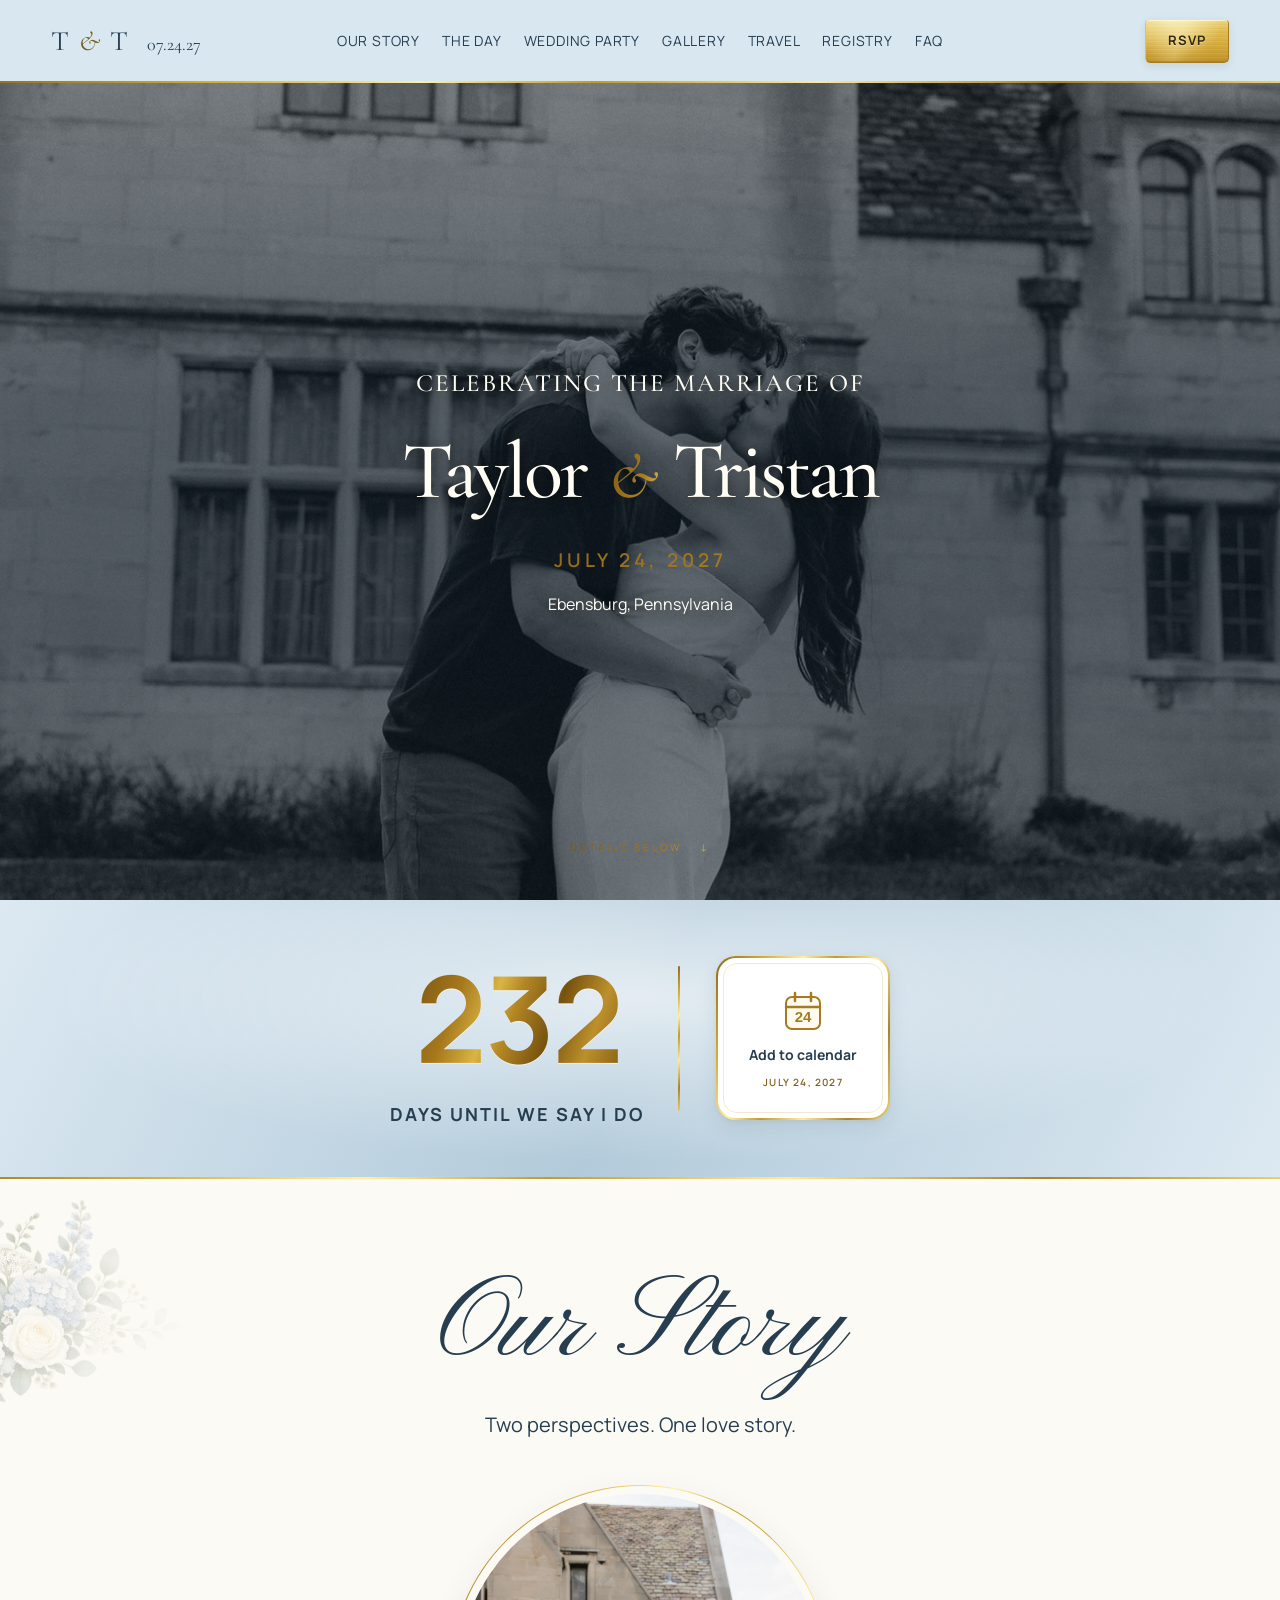
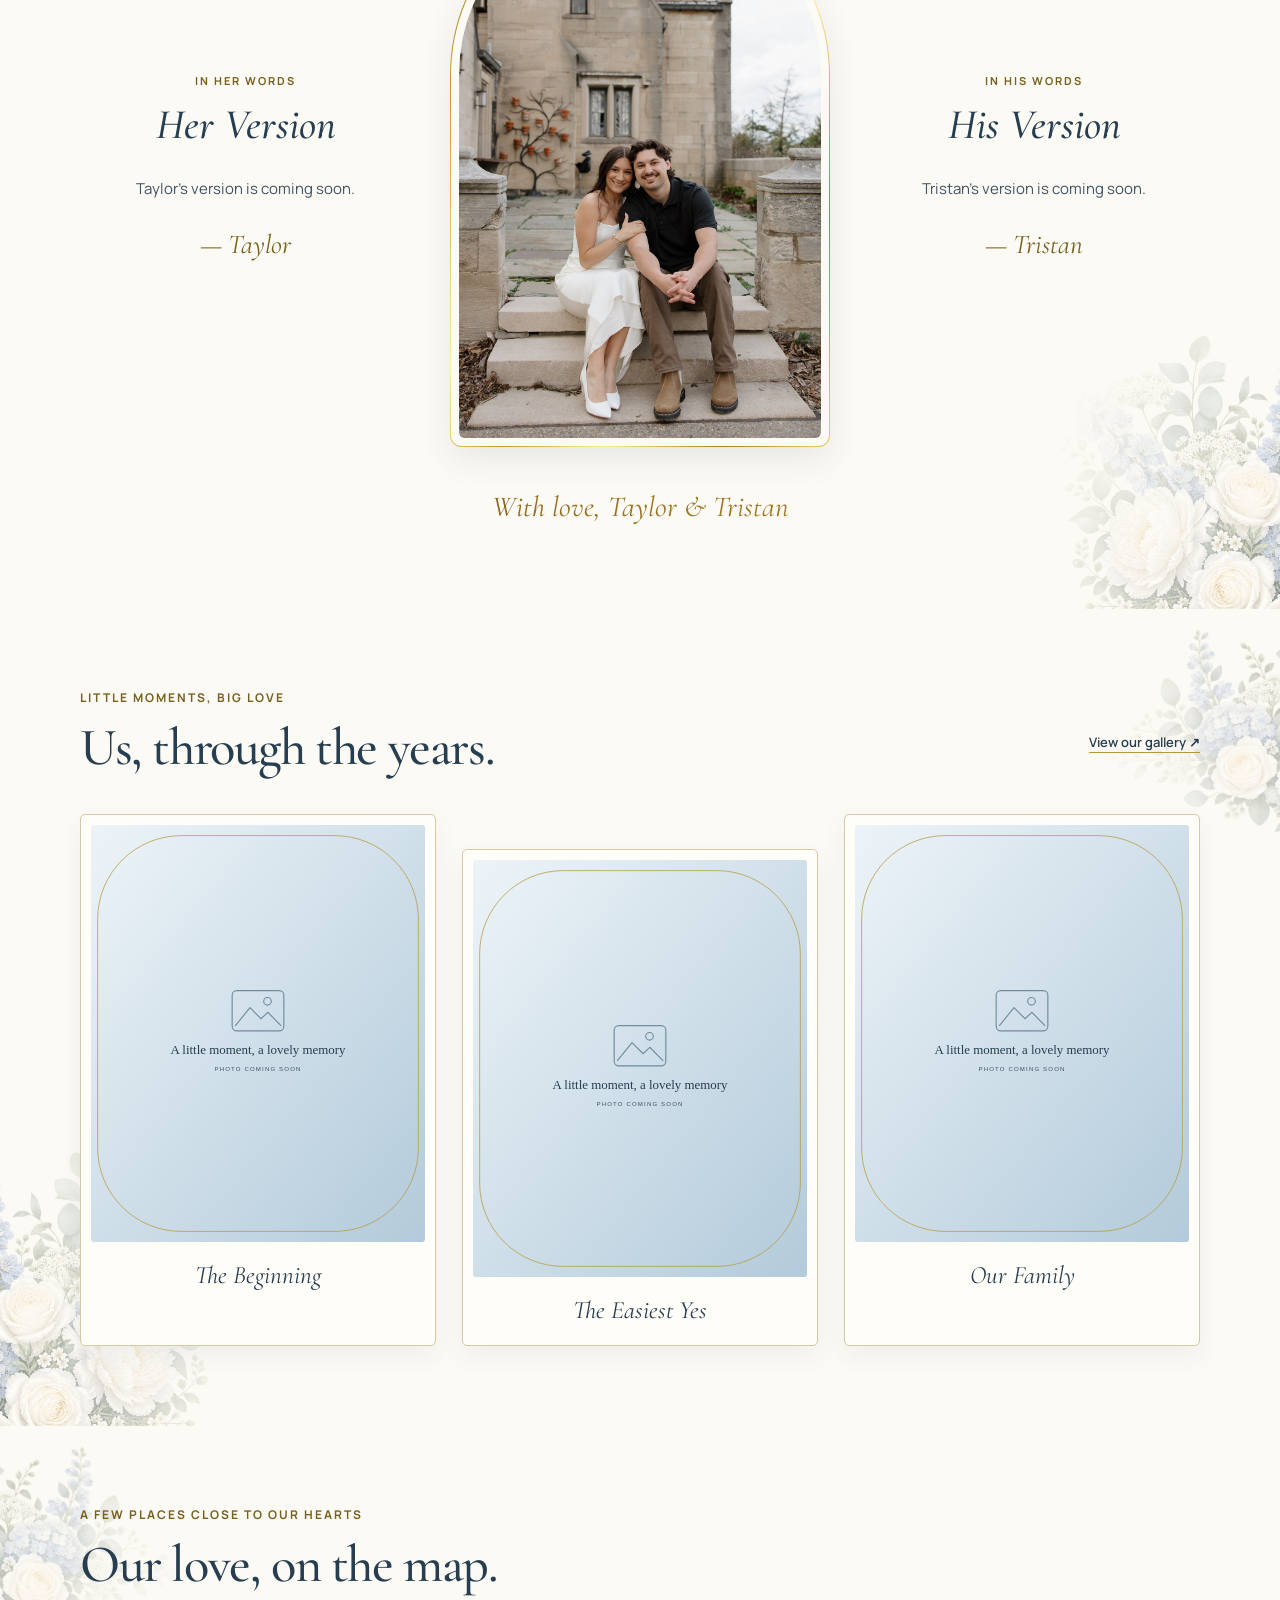
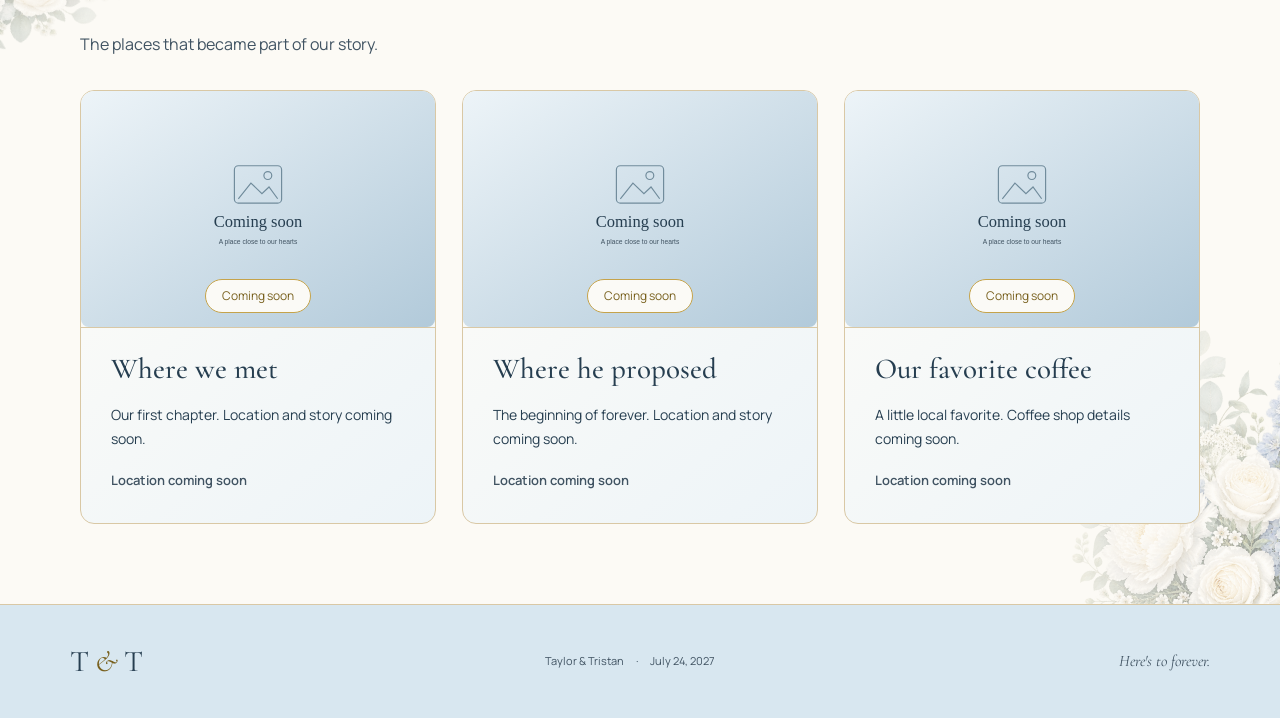
<file: index.html>
<!DOCTYPE html>
<html lang="en">
 <head>
  <!-- EDITING GUIDE: Search for EDIT: in this file. Upload photos into assets/ using exact, case-sensitive filenames. Keep ./ prefixes for GitHub Pages. See README.md for the complete checklist. -->
  <meta charset="utf-8">
  <meta content="width=device-width, initial-scale=1" name="viewport">
  <title>
   Welcome • Taylor &amp; Tristan • July 24, 2027
  </title>
  <meta content="Welcome for Taylor and Tristan's wedding on July 24, 2027." name="description">
  <meta content="#b2cada" name="theme-color">
  <link href="./favicon.svg" rel="icon" type="image/svg+xml">
  <link href="https://fonts.googleapis.com" rel="preconnect">
  <link crossorigin="" href="https://fonts.gstatic.com" rel="preconnect">
  <link href="https://fonts.googleapis.com/css2?family=Cormorant+Garamond:ital,wght@0,400;0,500;0,600;1,400;1,500&amp;family=Lora:wght@400;500&amp;family=Manrope:wght@400;500;600;700&amp;family=Pinyon+Script&amp;display=swap" rel="stylesheet">
  <link href="./styles.css?v=20261010-1" rel="stylesheet">
  <script defer src="./script.js?v=20261010-1">
  </script>
 </head>
 <body class="home-page">
  <a class="skip-link" href="#main">
   Skip to content
  </a>
  <!-- SHARED NAVIGATION: This header appears in every HTML file. If you change a link or label, update all eight pages. -->
  <header class="site-header">
   <a aria-label="Taylor and Tristan, home" class="header-mark" href="./index.html">
    T
    <span>
     &amp;
    </span>
    T
    <small>
     07.24.27
    </small>
   </a>
   <nav aria-label="Wedding navigation" class="nav-pages">
    <a href="./index.html#story">
     Our Story
    </a>
    <a href="./the-day.html">
     The Day
    </a>
    <a href="./wedding-party.html">
     Wedding Party
    </a>
    <a href="./gallery.html">
     Gallery
    </a>
    <a href="./travel.html">
     Travel
    </a>
    <a href="./registry.html">
     Registry
    </a>
    <a href="./faq.html">
     FAQ
    </a>
   </nav>
   <a class="nav-rsvp header-rsvp" href="./rsvp.html">
    RSVP
   </a>
  </header>
  <main id="main">
   <section aria-labelledby="hero-title" class="hero" id="home">
    <!-- EDIT: EXISTING PHOTO. Keep ./assets/couple.jpg in your repository, or update src to your own filename. Edit alt to describe the real photo. -->
    <img alt="A couple sharing a joyful moment together" class="hero-photo" decoding="async" fetchpriority="high" height="558" src="./assets/couple.jpg" width="691">
    <div aria-hidden="true" class="hero-shade">
    </div>
    <div class="hero-content">
     <p class="hero-announcement">
      CELEBRATING THE MARRIAGE OF
     </p>
     <h1 id="hero-title">
      Taylor
      <em>
       &amp;
      </em>
      Tristan
     </h1>
     <p class="hero-date">
      JULY 24, 2027
     </p>
     <p class="hero-place">
      Ebensburg, Pennsylvania
     </p>
    </div>
    <a class="hero-bottom" href="#countdown">
     DETAILS BELOW
     <span aria-hidden="true">
      ↓
     </span>
    </a>
   </section>
   <section aria-label="Wedding countdown" class="countdown-band" id="countdown">
    <div class="countdown-display">
     <strong id="days-left">
      07.24.27
     </strong>
     <span id="countdown-label">
      Our wedding day
     </span>
    </div>
    <a class="text-link calendar-button" download="" href="./wedding.ics">
     <!-- Decorative calendar icon showing our wedding date -->
     <svg aria-hidden="true" class="calendar-icon" fill="none" focusable="false" height="48" viewbox="0 0 48 48" width="48">
      <rect fill="#fffaf0" height="32" rx="6" stroke="currentColor" stroke-width="2" width="34" x="7" y="10">
      </rect>
      <path d="M7 20H41M16 6V14M32 6V14" stroke="currentColor" stroke-linecap="round" stroke-width="2.5">
      </path>
      <text fill="currentColor" font-family="Arial, sans-serif" font-size="15" font-weight="700" text-anchor="middle" x="24" y="35">
       24
      </text>
     </svg>
     <span class="calendar-label">
      Add to calendar
     </span>
     <span class="calendar-date">
      JULY 24, 2027
     </span>
    </a>
   </section>
   <div class="floral-scene floral-scene-forward">
    <section aria-labelledby="intro-title" class="intro section-wrap" id="story">
     <div class="page-title-frame story-title-frame">
      <h2 id="intro-title">
       Our Story
      </h2>
      <p>
       Two perspectives. One love story.
      </p>
     </div>
     <div class="story-perspectives">
      <article class="story-side">
       <!-- EDIT: Replace this paragraph with Taylor's story. Add more p paragraphs if needed. -->
       <p class="story-kicker">
        In her words
       </p>
       <h3>
        Her Version
       </h3>
       <p>
        Taylor’s version is coming soon.
       </p>
       <span class="story-signature">
        — Taylor
       </span>
      </article>
      <figure class="story-center-photo">
       <!-- EDIT: Keep assets/couple_standing.jpg or change src and alt to your photo. -->
       <img alt="Taylor and Tristan together" class="couple-photo" decoding="async" loading="lazy" src="./assets/couple_standing.jpg">
      </figure>
      <article class="story-side">
       <!-- EDIT: Replace this paragraph with Tristan's story. Add more p paragraphs if needed. -->
       <p class="story-kicker">
        In his words
       </p>
       <h3>
        His Version
       </h3>
       <p>
        Tristan’s version is coming soon.
       </p>
       <span class="story-signature">
        — Tristan
       </span>
      </article>
     </div>
     <div class="signature our-story-signature">
      With love, Taylor &amp; Tristan
     </div>
    </section>
   </div>
   <div class="floral-scene floral-scene-reverse">
    <section aria-labelledby="memory-title" class="memory-section section-wrap">
     <div class="section-heading">
      <div>
       <p class="eyebrow">
        Little moments, big love
       </p>
       <h2 id="memory-title">
        Us, through the years.
       </h2>
      </div>
      <a class="travel-link" href="./gallery.html">
       View our gallery ↗
      </a>
     </div>
     <!-- EDIT: HOME PHOTOS. Replace the three src values with ./assets/first-date.jpg, ./assets/proposal.jpg, and ./assets/adventures.jpg. Upload those files, write descriptive alt text, and edit each caption. -->
     <div class="memory-grid">
      <figure class="photo-frame">
       <img alt="Couple photo coming soon" decoding="async" height="1100" loading="lazy" src="./assets/couple-placeholder.svg" width="900">
       <figcaption>
        The Beginning
       </figcaption>
      </figure>
      <figure class="photo-frame">
       <img alt="Proposal photo coming soon" decoding="async" height="1100" loading="lazy" src="./assets/couple-placeholder.svg" width="900">
       <figcaption>
        The Easiest Yes
       </figcaption>
      </figure>
      <figure class="photo-frame">
       <img alt="Adventure photo coming soon" decoding="async" height="1100" loading="lazy" src="./assets/couple-placeholder.svg" width="900">
       <figcaption>
        Our Family
       </figcaption>
      </figure>
     </div>
    </section>
   </div>
   <div class="floral-scene floral-scene-forward">
    <section aria-labelledby="places-title" class="places-section section-wrap">
     <div class="section-heading">
      <div>
       <p class="eyebrow">
        A few places close to our hearts
       </p>
       <h2 id="places-title">
        Our love, on the map.
       </h2>
      </div>
     </div>
     <p class="section-lede">
      The places that became part of our story.
     </p>
     <!-- EDIT: LOCAL MAP PINS. For each card, replace the description and put the exact place name AND address inside data-map-query="". The script enables its Google Maps link only after you supply a location. Example: data-map-query="Place Name, 123 Main St, City, PA". Do not use made-up locations. -->
     <div class="places-grid">
      <article class="place-card">
       <figure class="place-photo">
        <!-- EDIT: LOCATION PHOTO. Replace src with your place photo and describe it in alt. Future interactive-map stories can use the paragraph beneath this image. -->
        <img alt="Location photo coming soon" decoding="async" height="600" loading="lazy" src="./assets/place-placeholder.svg" width="900">
        <figcaption>
         Coming soon
        </figcaption>
       </figure>
       <h3>
        Where we met
       </h3>
       <p>
        Our first chapter. Location and story coming soon.
       </p>
       <a aria-disabled="true" class="travel-link" data-map-query="">
        Location coming soon
       </a>
      </article>
      <article class="place-card">
       <figure class="place-photo">
        <!-- EDIT: LOCATION PHOTO. Replace src with your place photo and describe it in alt. Future interactive-map stories can use the paragraph beneath this image. -->
        <img alt="Location photo coming soon" decoding="async" height="600" loading="lazy" src="./assets/place-placeholder.svg" width="900">
        <figcaption>
         Coming soon
        </figcaption>
       </figure>
       <h3>
        Where he proposed
       </h3>
       <p>
        The beginning of forever. Location and story coming soon.
       </p>
       <a aria-disabled="true" class="travel-link" data-map-query="">
        Location coming soon
       </a>
      </article>
      <article class="place-card">
       <figure class="place-photo">
        <!-- EDIT: LOCATION PHOTO. Replace src with your place photo and describe it in alt. Future interactive-map stories can use the paragraph beneath this image. -->
        <img alt="Location photo coming soon" decoding="async" height="600" loading="lazy" src="./assets/place-placeholder.svg" width="900">
        <figcaption>
         Coming soon
        </figcaption>
       </figure>
       <h3>
        Our favorite coffee
       </h3>
       <p>
        A little local favorite. Coffee shop details coming soon.
       </p>
       <a aria-disabled="true" class="travel-link" data-map-query="">
        Location coming soon
       </a>
      </article>
     </div>
     <!-- OPTIONAL SHARED MAP: To show all three pins on one interactive map, create a public Google My Maps map, add your pins, choose Embed on my site, and paste the supplied iframe below. Include title="Taylor and Tristan's favorite places" and loading="lazy" on the iframe. Individual map links above work without an embedded map or API key. -->
    </section>
   </div>
  </main>
  <footer>
   <a aria-label="Taylor and Tristan, home" class="monogram" href="./index.html">
    T
    <span>
     &amp;
    </span>
    T
   </a>
   <p>
    Taylor &amp; Tristan
    <span aria-hidden="true">
     ·
    </span>
    July 24, 2027
   </p>
   <p class="footer-note">
    Here's to forever.
   </p>
  </footer>
 </body>
</html>
</file>
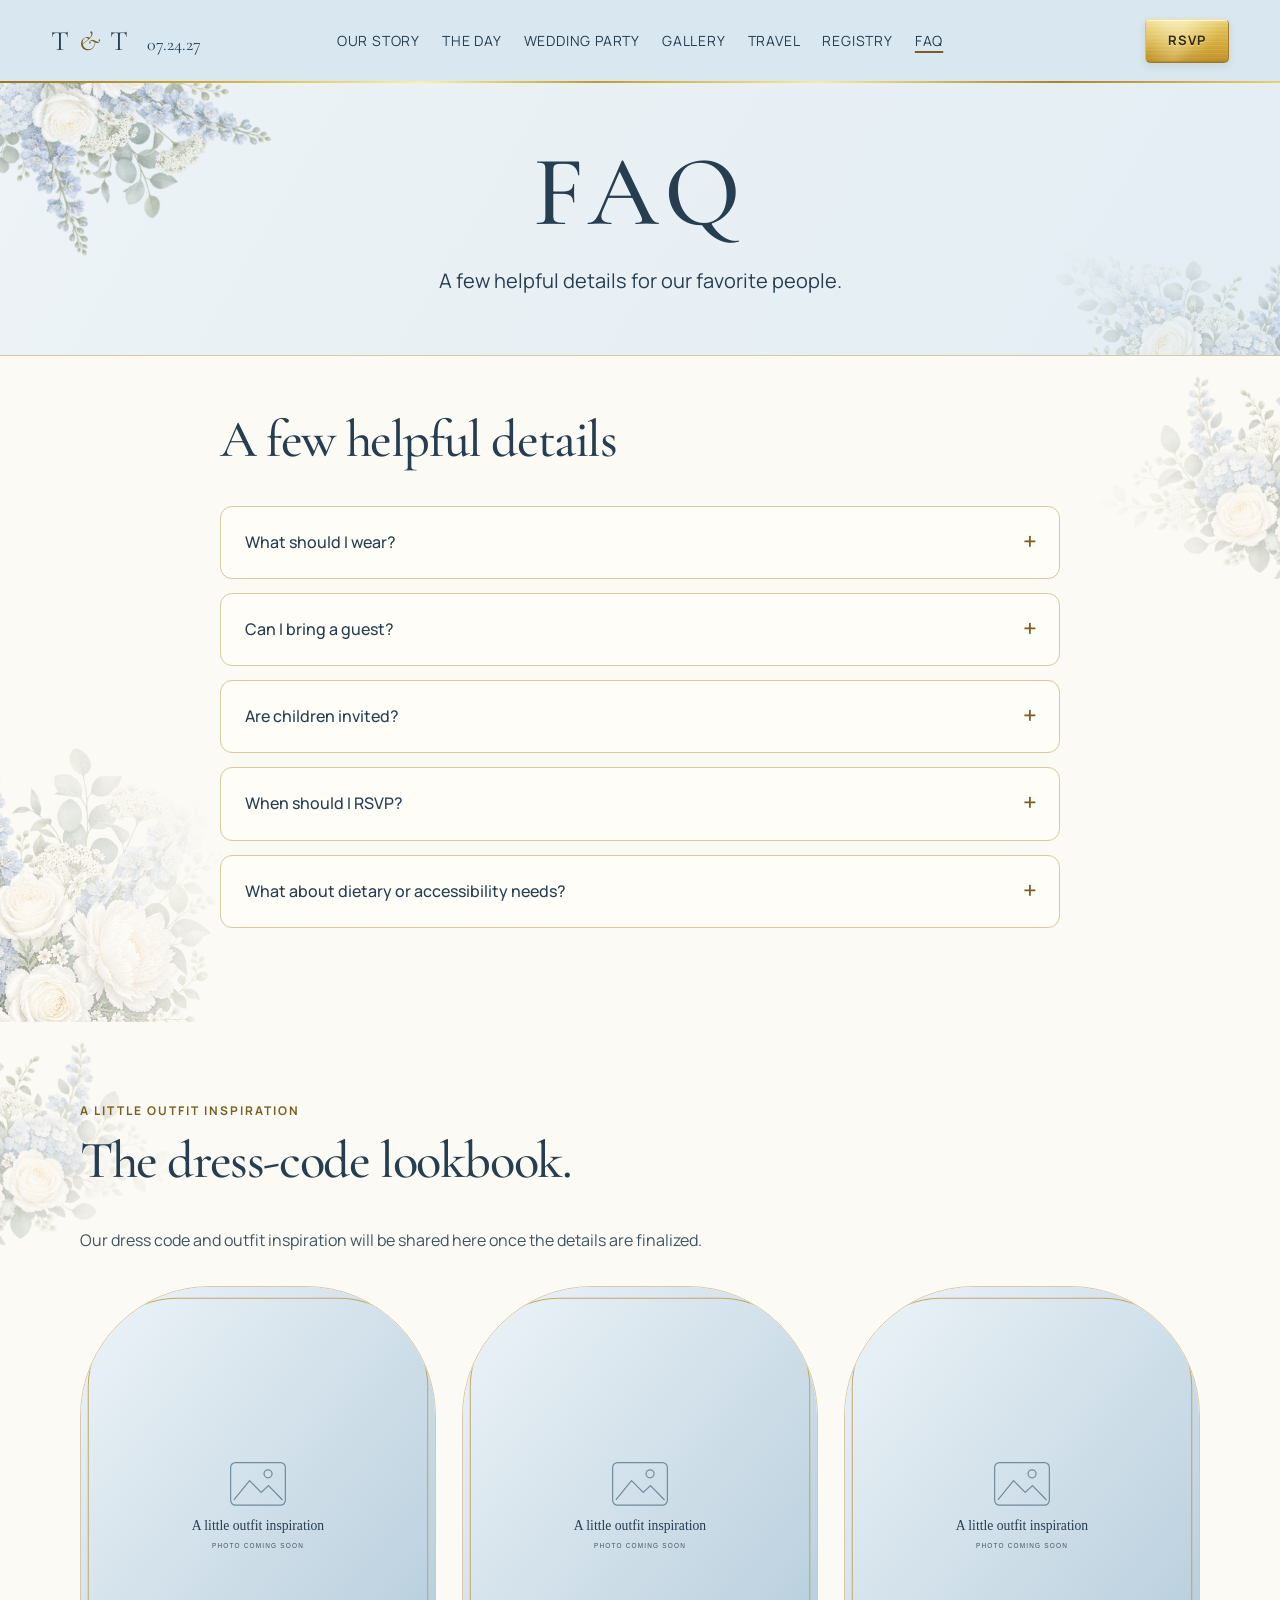
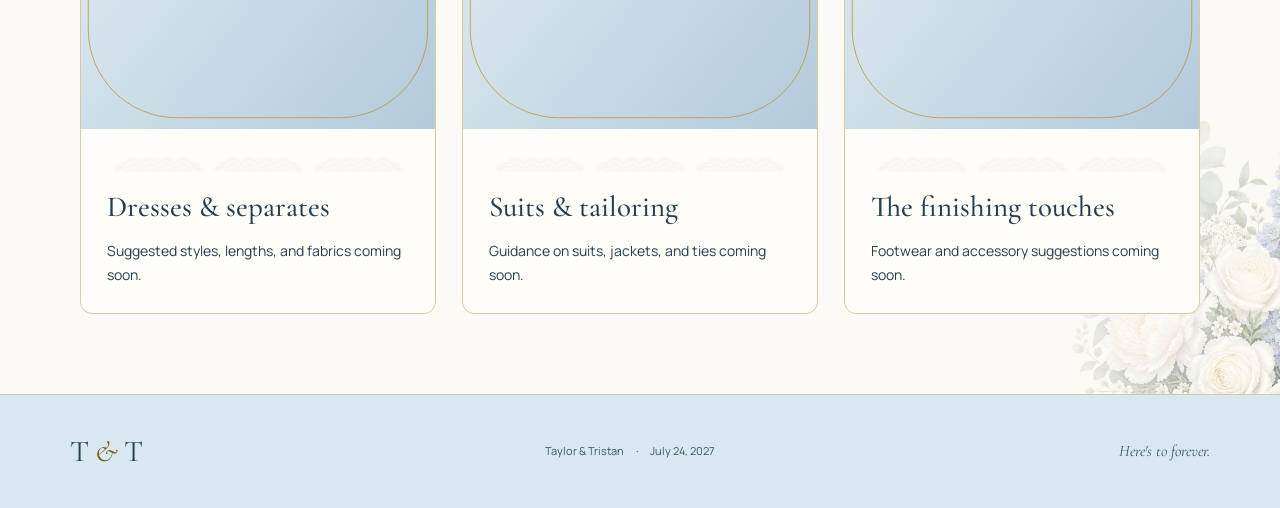
<file: faq.html>
<!DOCTYPE html>
<html lang="en">
 <head>
  <!-- EDITING GUIDE: Search for EDIT: in this file. Upload photos into assets/ using exact, case-sensitive filenames. Keep ./ prefixes for GitHub Pages. See README.md for the complete checklist. -->
  <meta charset="utf-8">
  <meta content="width=device-width, initial-scale=1" name="viewport">
  <title>
   FAQ • Taylor &amp; Tristan • July 24, 2027
  </title>
  <meta content="Frequently asked questions for Taylor and Tristan’s wedding on July 24, 2027." name="description">
  <meta content="#b2cada" name="theme-color">
  <link href="./favicon.svg" rel="icon" type="image/svg+xml">
  <link href="https://fonts.googleapis.com" rel="preconnect">
  <link crossorigin="" href="https://fonts.gstatic.com" rel="preconnect">
  <link href="https://fonts.googleapis.com/css2?family=Cormorant+Garamond:ital,wght@0,400;0,500;0,600;1,400;1,500&amp;family=Lora:wght@400;500&amp;family=Manrope:wght@400;500;600;700&amp;family=Pinyon+Script&amp;display=swap" rel="stylesheet">
  <link href="./styles.css?v=20261010-1" rel="stylesheet">
  <script defer src="./script.js?v=20261010-1">
  </script>
 </head>
 <body>
  <a class="skip-link" href="#main">
   Skip to content
  </a>
  <!-- SHARED NAVIGATION: This header appears in every HTML file. If you change a link or label, update all eight pages. -->
  <header class="site-header">
   <a aria-label="Taylor and Tristan, home" class="header-mark" href="./index.html">
    T
    <span>
     &amp;
    </span>
    T
    <small>
     07.24.27
    </small>
   </a>
   <nav aria-label="Wedding navigation" class="nav-pages">
    <a href="./index.html#story">
     Our Story
    </a>
    <a href="./the-day.html">
     The Day
    </a>
    <a href="./wedding-party.html">
     Wedding Party
    </a>
    <a href="./gallery.html">
     Gallery
    </a>
    <a href="./travel.html">
     Travel
    </a>
    <a href="./registry.html">
     Registry
    </a>
    <a aria-current="page" href="./faq.html">
     FAQ
    </a>
   </nav>
   <a class="nav-rsvp header-rsvp" href="./rsvp.html">
    RSVP
   </a>
  </header>
  <main id="main">
   <div class="page-heading">
    <div class="page-title-frame faq-title-frame">
     <h1>
      FAQ
     </h1>
     <p>
      A few helpful details for our favorite people.
     </p>
    </div>
   </div>
   <div class="floral-scene floral-scene-reverse">
    <section aria-labelledby="faq-title" class="faq section-wrap" id="questions">
     <div class="section-heading">
      <div>
       <h2 id="faq-title">
        A few helpful details
       </h2>
      </div>
     </div>
     <!-- EDIT: Replace these answers with your confirmed plans and policies. -->
     <details>
      <summary>
       What should I wear?
      </summary>
      <div class="faq-answer">
<p>
       Our dress code is being finalized. See the
       <a href="#lookbook-title">
        lookbook below
       </a>
       for updates and outfit inspiration.
      </p>
     </div></details>
     <details>
      <summary>
       Can I bring a guest?
      </summary>
      <div class="faq-answer">
<p>
       Please refer to the names on your invitation for who is included in your party.
      </p>
     </div></details>
     <details>
      <summary>
       Are children invited?
      </summary>
      <div class="faq-answer">
<p>
       We'll share more information about this with our invitations.
      </p>
     </div></details>
     <details>
      <summary>
       When should I RSVP?
      </summary>
      <div class="faq-answer">
<p>
       Our RSVP deadline and response form will be posted here when invitations are sent.
      </p>
     </div></details>
     <details>
      <summary>
       What about dietary or accessibility needs?
      </summary>
      <div class="faq-answer">
<p>
       Please fill out the allergies section on your RSVP.
      </p>
     </div></details>
    </section>
   </div>
   <div class="floral-scene floral-scene-forward">
    <section aria-labelledby="lookbook-title" class="lookbook section-wrap">
     <div class="section-heading">
      <div>
       <p class="eyebrow">
        A little outfit inspiration
       </p>
       <h2 id="lookbook-title">
        The dress-code lookbook.
       </h2>
      </div>
     </div>
     <!-- EDIT: DRESS CODE. Replace the following paragraph with your CONFIRMED dress code, including formality, footwear advice, and any colors to avoid. The blue and gold website theme is not a guest clothing requirement. -->
     <p class="section-lede">
      Our dress code and outfit inspiration will be shared here once the details are finalized.
     </p>
     <!-- EDIT: LOOKBOOK PHOTOS. Replace each src with your own outfit reference image, for example ./assets/lookbook-dresses.jpg. Use photos you have permission to publish. Describe the pictured outfit in alt, then update the title and description. Duplicate a look-card to add another example. -->
     <div class="lookbook-grid">
      <article class="look-card">
       <div class="photo-crop">
        <img alt="Dress inspiration photo coming soon" decoding="async" height="1100" loading="lazy" src="./assets/lookbook-placeholder.svg" width="900">
       </div>
       <div class="look-copy">
        <h3>
         Dresses &amp; separates
        </h3>
        <p>
         Suggested styles, lengths, and fabrics coming soon.
        </p>
       </div>
      </article>
      <article class="look-card">
       <div class="photo-crop">
        <img alt="Suit inspiration photo coming soon" decoding="async" height="1100" loading="lazy" src="./assets/lookbook-placeholder.svg" width="900">
       </div>
       <div class="look-copy">
        <h3>
         Suits &amp; tailoring
        </h3>
        <p>
         Guidance on suits, jackets, and ties coming soon.
        </p>
       </div>
      </article>
      <article class="look-card">
       <div class="photo-crop">
        <img alt="Shoes and accessories inspiration photo coming soon" decoding="async" height="1100" loading="lazy" src="./assets/lookbook-placeholder.svg" width="900">
       </div>
       <div class="look-copy">
        <h3>
         The finishing touches
        </h3>
        <p>
         Footwear and accessory suggestions coming soon.
        </p>
       </div>
      </article>
     </div>
    </section>
   </div>
  </main>
  <footer>
   <a aria-label="Taylor and Tristan, home" class="monogram" href="./index.html">
    T
    <span>
     &amp;
    </span>
    T
   </a>
   <p>
    Taylor &amp; Tristan
    <span aria-hidden="true">
     ·
    </span>
    July 24, 2027
   </p>
   <p class="footer-note">
    Here's to forever.
   </p>
  </footer>
 </body>
</html>
</file>
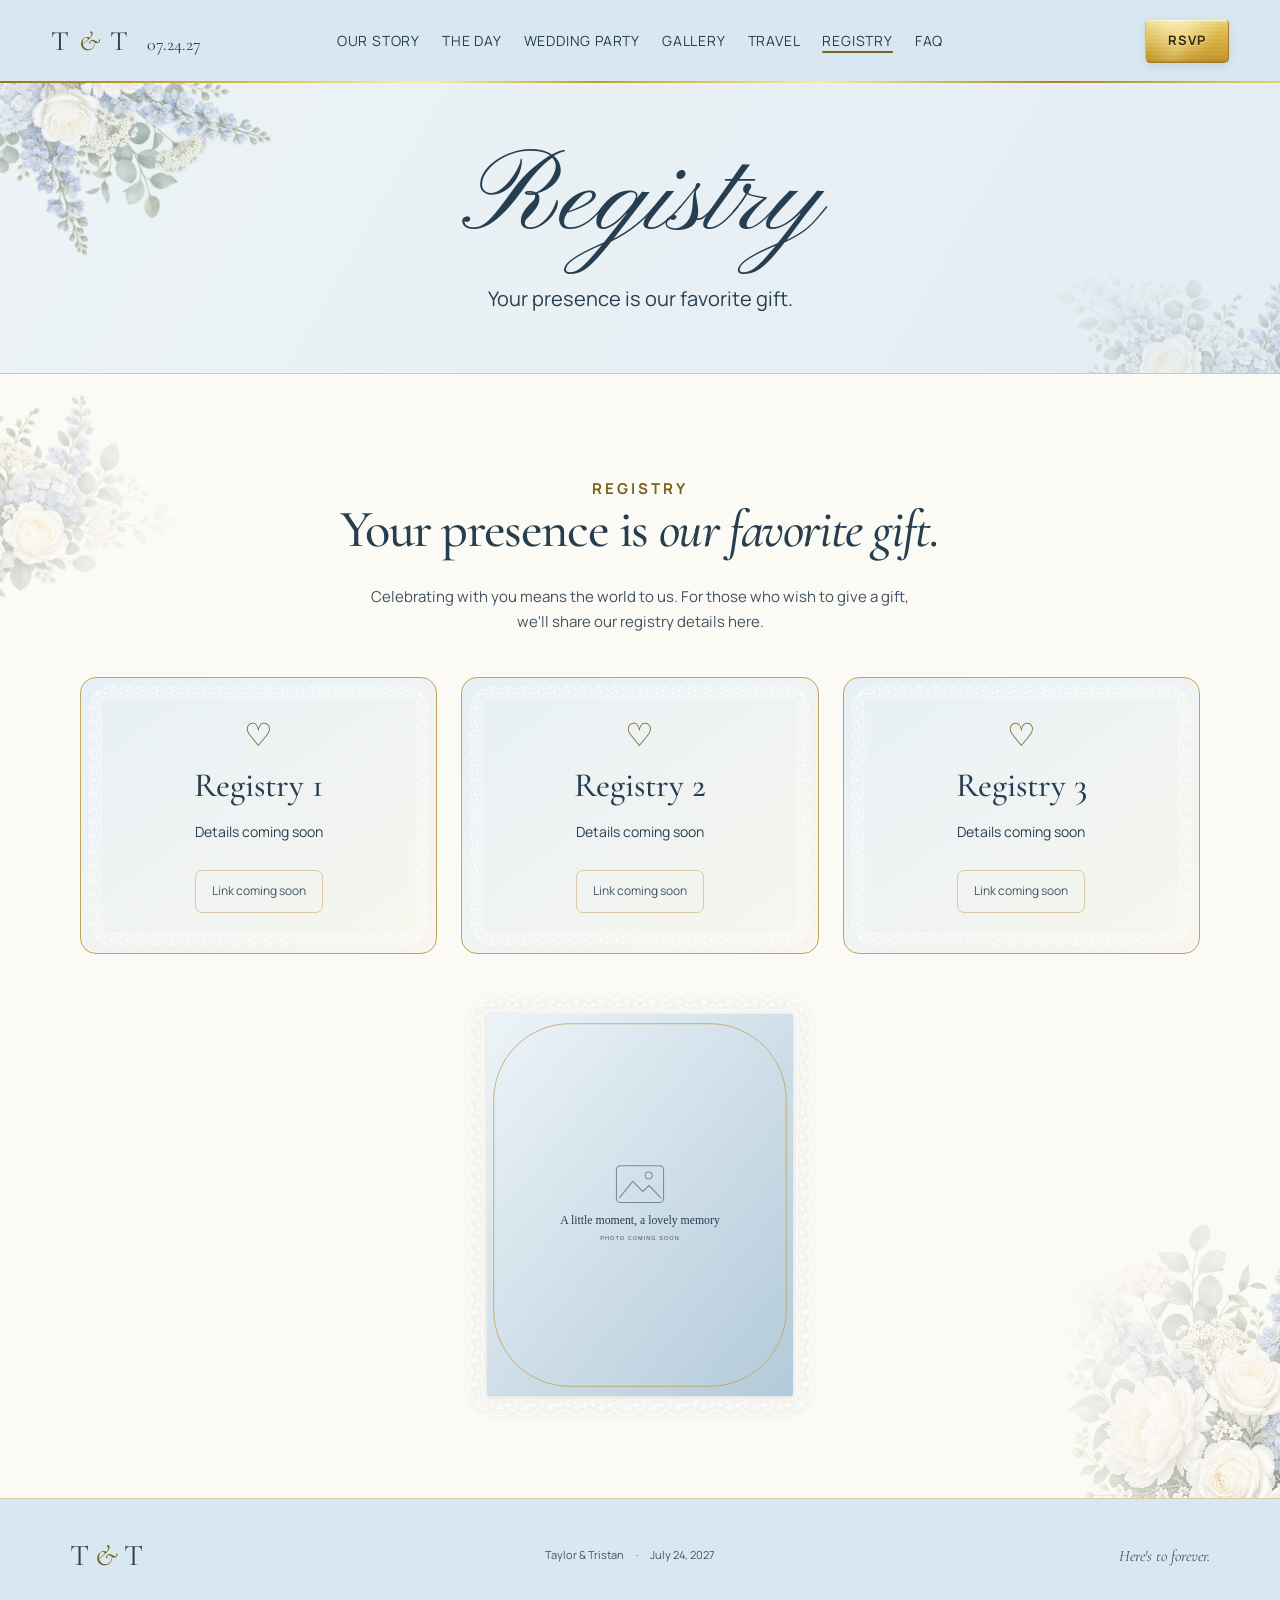
<file: registry.html>
<!DOCTYPE html>
<html lang="en">
 <head>
  <!-- EDITING GUIDE: Search for EDIT: in this file. Upload photos into assets/ using exact, case-sensitive filenames. Keep ./ prefixes for GitHub Pages. See README.md for the complete checklist. -->
  <meta charset="utf-8">
  <meta content="width=device-width, initial-scale=1" name="viewport">
  <title>
   Registry • Taylor &amp; Tristan • July 24, 2027
  </title>
  <meta content="Registry for Taylor and Tristan's wedding on July 24, 2027." name="description">
  <meta content="#b2cada" name="theme-color">
  <link href="./favicon.svg" rel="icon" type="image/svg+xml">
  <link href="https://fonts.googleapis.com" rel="preconnect">
  <link crossorigin="" href="https://fonts.gstatic.com" rel="preconnect">
  <link href="https://fonts.googleapis.com/css2?family=Cormorant+Garamond:ital,wght@0,400;0,500;0,600;1,400;1,500&amp;family=Lora:wght@400;500&amp;family=Manrope:wght@400;500;600;700&amp;family=Pinyon+Script&amp;display=swap" rel="stylesheet">
  <link href="./styles.css?v=20261010-1" rel="stylesheet">
  <script defer src="./script.js?v=20261010-1">
  </script>
 </head>
 <body>
  <a class="skip-link" href="#main">
   Skip to content
  </a>
  <!-- SHARED NAVIGATION: This header appears in every HTML file. If you change a link or label, update all eight pages. -->
  <header class="site-header">
   <a aria-label="Taylor and Tristan, home" class="header-mark" href="./index.html">
    T
    <span>
     &amp;
    </span>
    T
    <small>
     07.24.27
    </small>
   </a>
   <nav aria-label="Wedding navigation" class="nav-pages">
    <a href="./index.html#story">
     Our Story
    </a>
    <a href="./the-day.html">
     The Day
    </a>
    <a href="./wedding-party.html">
     Wedding Party
    </a>
    <a href="./gallery.html">
     Gallery
    </a>
    <a href="./travel.html">
     Travel
    </a>
    <a aria-current="page" href="./registry.html">
     Registry
    </a>
    <a href="./faq.html">
     FAQ
    </a>
   </nav>
   <a class="nav-rsvp header-rsvp" href="./rsvp.html">
    RSVP
   </a>
  </header>
  <main id="main">
   <div class="page-heading">
    <div class="page-title-frame">
     <h1>
      Registry
     </h1>
     <p>
      Your presence is our favorite gift.
     </p>
    </div>
   </div>
   <div class="floral-scene floral-scene-forward">
    <section aria-labelledby="registry-title" class="registry section-wrap" id="registry">
     <p class="eyebrow">
      Registry
     </p>
     <h2 id="registry-title">
      Your presence is
      <em>
       our favorite gift.
      </em>
     </h2>
     <p>
      Celebrating with you means the world to us. For those who wish to give a gift, we'll share our registry details here.
     </p>
     <!-- EDIT: EXTRA COUPLE PHOTO. Replace src with ./assets/couple-registry.jpg or ./assets/couple-rsvp.jpg, upload that photo, and edit alt. Remove the whole figure if you do not want a photo here. -->
     <div class="registry-grid">
<!-- EDIT: REGISTRY LINKS. Each article below is one registry. Duplicate or delete a WHOLE article to add/remove a store. Replace its heading and description. When ready, replace the coming-soon span with the commented link and put your real registry URL in href. --><article class="registry-card">
    <!-- EDIT: REGISTRY 1. Put the store name and a short description below. -->
    <span class="registry-ornament" aria-hidden="true">♡</span>
    <h3>Registry 1</h3>
<p>Details coming soon</p>
    <span class="registry-pending">Link coming soon</span>
    <!-- EDIT: Delete the span above, uncomment the link below, and replace YOUR_REGISTRY_URL with the published registry link. -->
    <!-- <a class="button" href="YOUR_REGISTRY_URL" target="_blank" rel="noopener noreferrer">Visit our registry ↗</a> -->
   </article><article class="registry-card">
    <!-- EDIT: REGISTRY 2. Put the store name and a short description below. -->
    <span class="registry-ornament" aria-hidden="true">♡</span>
    <h3>Registry 2</h3>
<p>Details coming soon</p>
    <span class="registry-pending">Link coming soon</span>
    <!-- EDIT: Delete the span above, uncomment the link below, and replace YOUR_REGISTRY_URL with the published registry link. -->
    <!-- <a class="button" href="YOUR_REGISTRY_URL" target="_blank" rel="noopener noreferrer">Visit our registry ↗</a> -->
   </article><article class="registry-card">
    <!-- EDIT: REGISTRY 3. Put the store name and a short description below. -->
    <span class="registry-ornament" aria-hidden="true">♡</span>
    <h3>Registry 3</h3>
<p>Details coming soon</p>
    <span class="registry-pending">Link coming soon</span>
    <!-- EDIT: Delete the span above, uncomment the link below, and replace YOUR_REGISTRY_URL with the published registry link. -->
    <!-- <a class="button" href="YOUR_REGISTRY_URL" target="_blank" rel="noopener noreferrer">Visit our registry ↗</a> -->
   </article>
</div>
<figure class="couple-keepsake photo-frame">
      <img alt="A favorite photo of Taylor and Tristan coming soon" height="1100" loading="lazy" src="./assets/couple-placeholder.svg" width="900">
     </figure>
    </section>
   </div>
  </main>
  <footer>
   <a aria-label="Taylor and Tristan, home" class="monogram" href="./index.html">
    T
    <span>
     &amp;
    </span>
    T
   </a>
   <p>
    Taylor &amp; Tristan
    <span aria-hidden="true">
     ·
    </span>
    July 24, 2027
   </p>
   <p class="footer-note">
    Here's to forever.
   </p>
  </footer>
 </body>
</html>
</file>
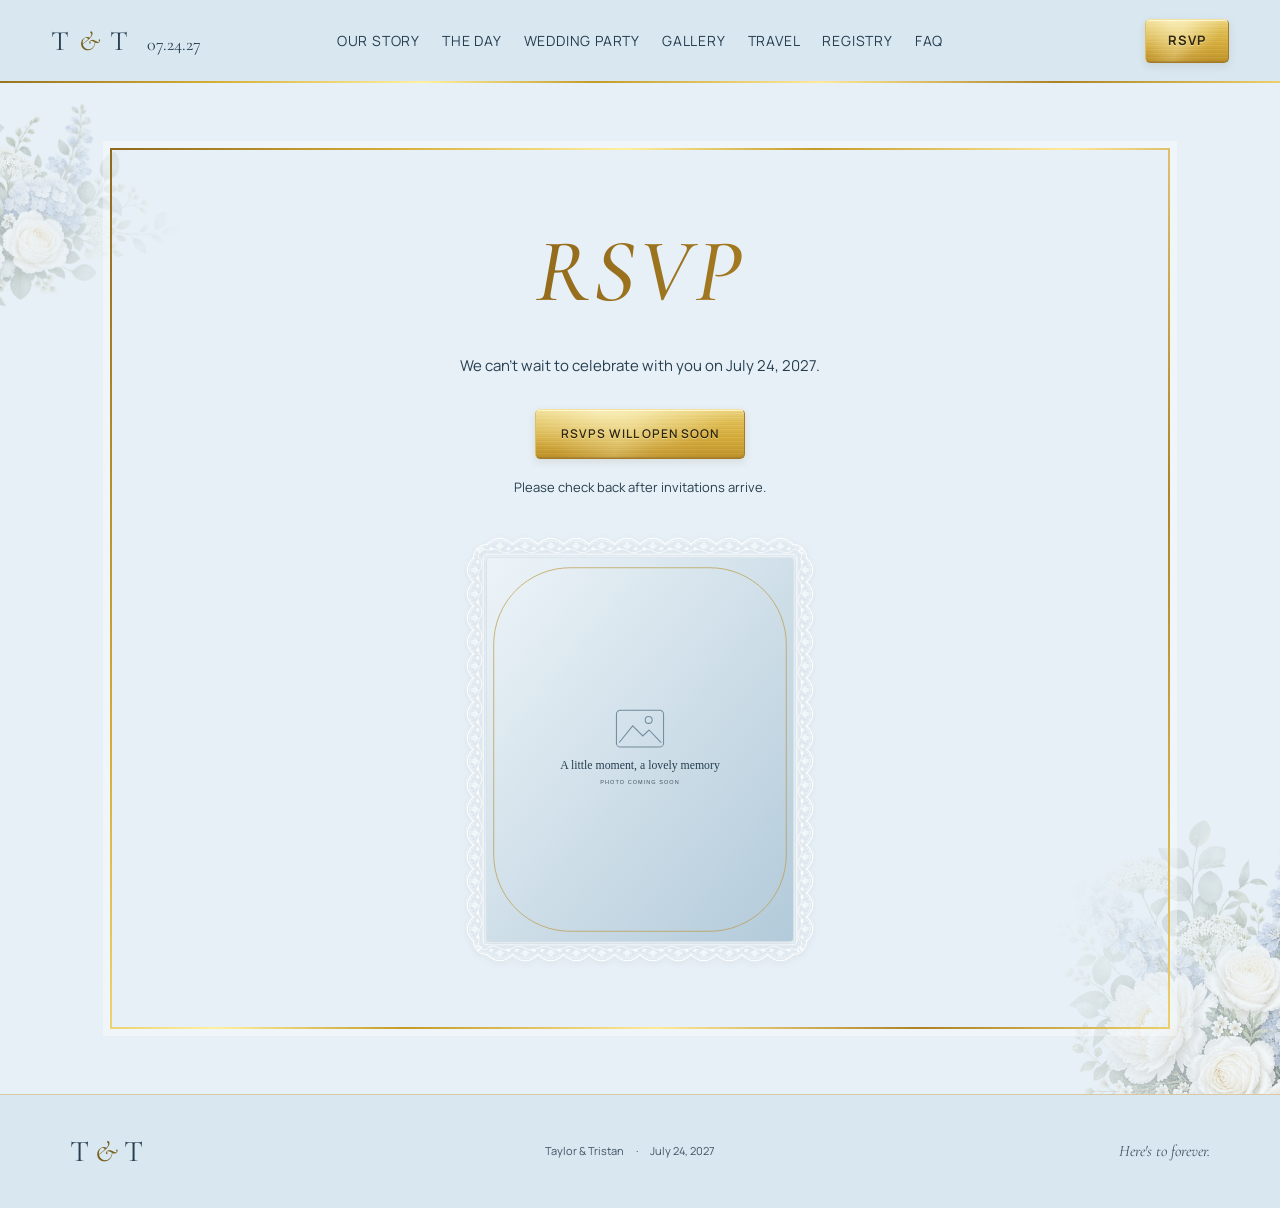
<file: rsvp.html>
<!DOCTYPE html>
<html lang="en">
 <head>
  <!-- EDITING GUIDE: Search for EDIT: in this file. Upload photos into assets/ using exact, case-sensitive filenames. Keep ./ prefixes for GitHub Pages. See README.md for the complete checklist. -->
  <meta charset="utf-8">
  <meta content="width=device-width, initial-scale=1" name="viewport">
  <title>
   RSVP • Taylor &amp; Tristan • July 24, 2027
  </title>
  <meta content="RSVP for Taylor and Tristan's wedding on July 24, 2027." name="description">
  <meta content="#b2cada" name="theme-color">
  <link href="./favicon.svg" rel="icon" type="image/svg+xml">
  <link href="https://fonts.googleapis.com" rel="preconnect">
  <link crossorigin="" href="https://fonts.gstatic.com" rel="preconnect">
  <link href="https://fonts.googleapis.com/css2?family=Cormorant+Garamond:ital,wght@0,400;0,500;0,600;1,400;1,500&amp;family=Lora:wght@400;500&amp;family=Manrope:wght@400;500;600;700&amp;family=Pinyon+Script&amp;display=swap" rel="stylesheet">
  <link href="./styles.css?v=20261010-1" rel="stylesheet">
  <script defer src="./script.js?v=20261010-1">
  </script>
 </head>
 <body class="rsvp-page">
  <a class="skip-link" href="#main">
   Skip to content
  </a>
  <!-- SHARED NAVIGATION: This header appears in every HTML file. If you change a link or label, update all eight pages. -->
  <header class="site-header">
   <a aria-label="Taylor and Tristan, home" class="header-mark" href="./index.html">
    T
    <span>
     &amp;
    </span>
    T
    <small>
     07.24.27
    </small>
   </a>
   <nav aria-label="Wedding navigation" class="nav-pages">
    <a href="./index.html#story">
     Our Story
    </a>
    <a href="./the-day.html">
     The Day
    </a>
    <a href="./wedding-party.html">
     Wedding Party
    </a>
    <a href="./gallery.html">
     Gallery
    </a>
    <a href="./travel.html">
     Travel
    </a>
    <a href="./registry.html">
     Registry
    </a>
    <a href="./faq.html">
     FAQ
    </a>
   </nav>
   <a aria-current="page" class="nav-rsvp header-rsvp" href="./rsvp.html">
    RSVP
   </a>
  </header>
  <main id="main">
   <div class="floral-scene floral-scene-forward">
    <section aria-labelledby="rsvp-title" class="rsvp" id="rsvp">
     <div class="rsvp-inner">
      <h1 id="rsvp-title" class="shimmer-gold">
       <em>
        RSVP
       </em>
      </h1>
      <p>
       We can't wait to celebrate with you on July 24, 2027.
      </p>
      <!-- EDIT: When your form is ready, replace the status paragraph with the RSVP link below and paste the published responder URL. -->
      <!-- <a class="button button-light" href="YOUR_RSVP_FORM_URL" target="_blank" rel="noopener noreferrer">RSVP now ↗</a> -->
      <p class="rsvp-status">
       RSVPs will open soon
      </p>
      <!-- EDIT: Add your RSVP deadline and contact email here when ready. -->
      <p class="small">
       Please check back after invitations arrive.
      </p>
      <!-- EDIT: EXTRA COUPLE PHOTO. Replace src with ./assets/couple-registry.jpg or ./assets/couple-rsvp.jpg, upload that photo, and edit alt. Remove the whole figure if you do not want a photo here. -->
      <figure class="couple-keepsake photo-frame">
       <img alt="A favorite photo of Taylor and Tristan coming soon" height="1100" loading="lazy" src="./assets/couple-placeholder.svg" width="900">
      </figure>
     </div>
    </section>
   </div>
  </main>
  <footer>
   <a aria-label="Taylor and Tristan, home" class="monogram" href="./index.html">
    T
    <span>
     &amp;
    </span>
    T
   </a>
   <p>
    Taylor &amp; Tristan
    <span aria-hidden="true">
     ·
    </span>
    July 24, 2027
   </p>
   <p class="footer-note">
    Here's to forever.
   </p>
  </footer>
 </body>
</html>
</file>
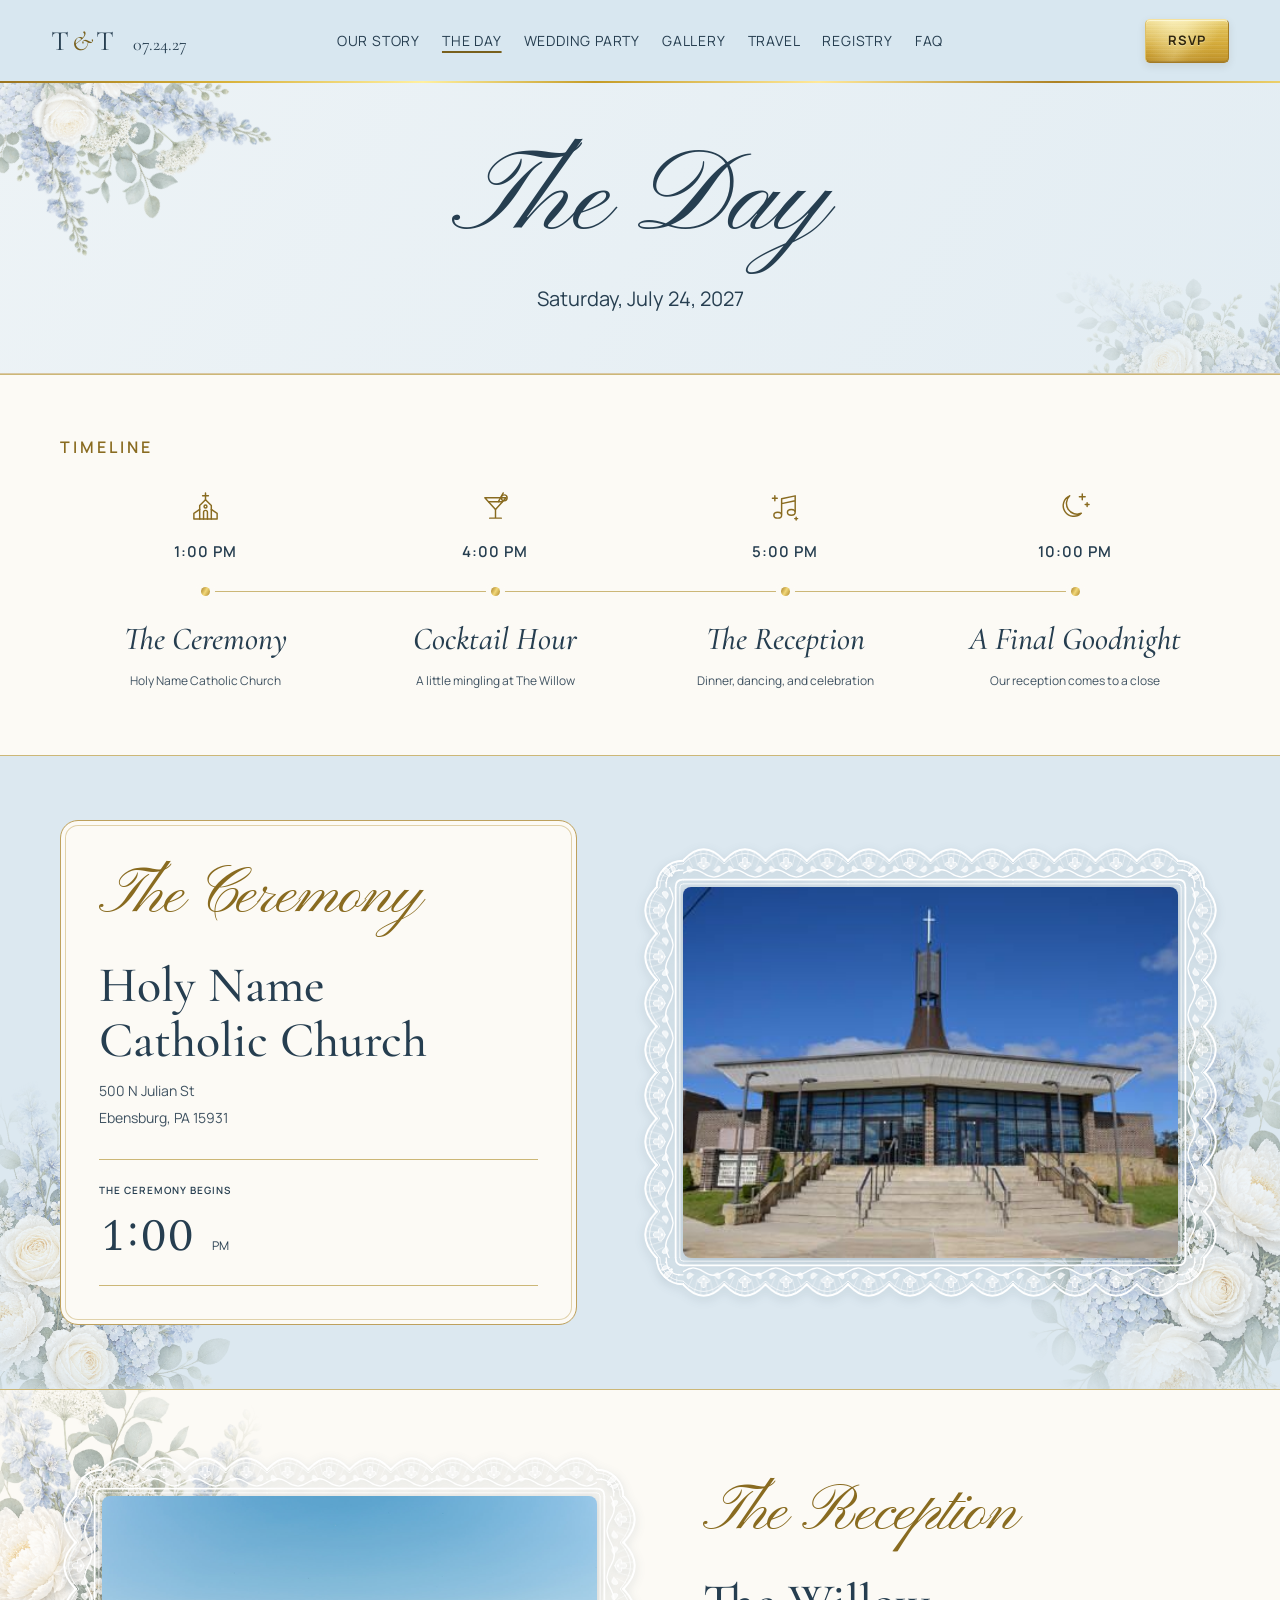
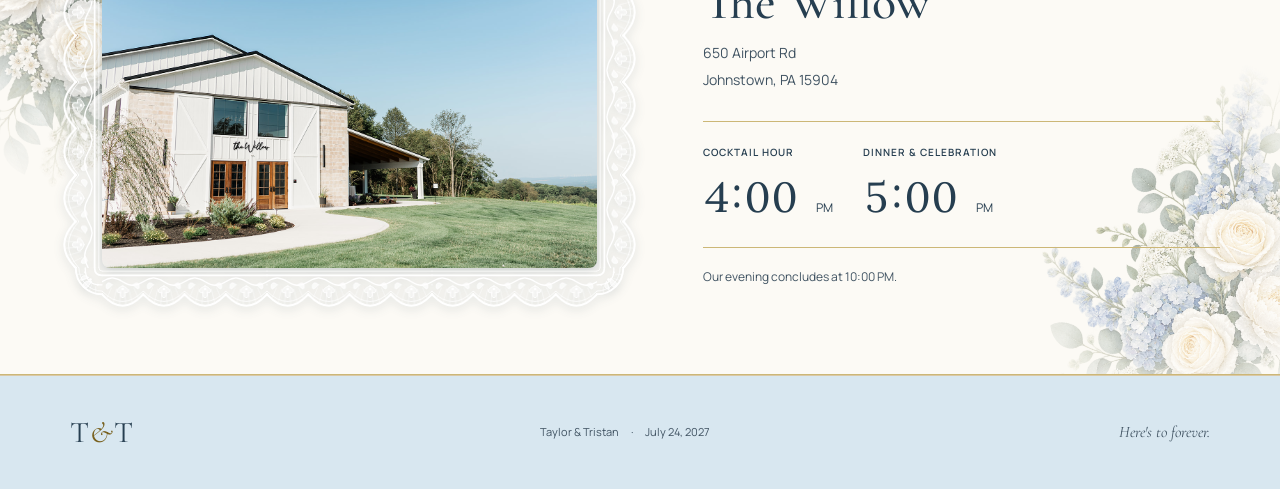
<file: the-day.html>
<!DOCTYPE html>
<html lang="en">
<head>
  <meta charset="utf-8">
  <meta name="viewport" content="width=device-width, initial-scale=1">

  <title>The Day • Taylor &amp; Tristan • July 24, 2027</title>
  <meta name="description" content="Celebrate Taylor and Tristan on July 24, 2027. Wedding ceremony, reception, and timeline.">
  <meta name="theme-color" content="#dce8f0">

  <link rel="icon" href="./favicon.svg" type="image/svg+xml">
  <link rel="preconnect" href="https://fonts.googleapis.com">
  <link rel="preconnect" href="https://fonts.gstatic.com" crossorigin>

  <link href="https://fonts.googleapis.com/css2?family=Cormorant+Garamond:ital,wght@0,400;0,500;0,600;1,400;1,500&amp;family=Lora:wght@400;500&amp;family=Manrope:wght@400;500;600;700&amp;family=Pinyon+Script&amp;display=swap" rel="stylesheet">

  <link rel="stylesheet" href="./styles.css?v=20261010-1">
  <script src="./script.js?v=20261010-1" defer></script>
</head>

<body class="wedding-day">
  <a class="skip-link" href="#main">Skip to content</a>

  <!-- Keep this navigation consistent across your other pages. -->
  <header class="site-header">
    <a class="header-mark" href="./index.html" aria-label="Taylor and Tristan, home">
      T<span>&amp;</span>T
      <small>07.24.27</small>
    </a>

    <nav class="nav-pages" aria-label="Wedding navigation">
      <a href="./index.html#story">Our Story</a>
      <a href="./the-day.html" aria-current="page">The Day</a>
      <a href="./wedding-party.html">Wedding Party</a>
      <a href="./gallery.html">Gallery</a>
      <a href="./travel.html">Travel</a>
      <a href="./registry.html">Registry</a>
      <a href="./faq.html">FAQ</a>
    </nav>

    <a class="nav-rsvp header-rsvp" href="./rsvp.html">RSVP</a>
  </header>

  <main id="main">

    <!-- PAGE TITLE -->
    <section class="page-heading day-title-section" aria-labelledby="day-title">
      <div class="page-title-frame" data-day-reveal>
        <h1 id="day-title">The Day</h1>
        <p>
          <time datetime="2027-07-24">Saturday, July 24, 2027</time>
        </p>
      </div>
    </section>

    <!-- TIMELINE: Update these times if your plans change. -->
    <section class="day-scene day-timeline-section" aria-labelledby="schedule-title">
      <div class="day-layout-width">
        <h2 class="day-timeline-title" id="schedule-title">TIMELINE</h2>

        <ol class="day-agenda" aria-label="Wedding day schedule">
          <li>
            <svg class="day-icon" viewbox="0 0 32 32" fill="none" stroke="currentColor" stroke-width="1.5" stroke-linecap="round" stroke-linejoin="round" aria-hidden="true">
              <path d="M16 2v7M13 5h6"></path>
              <path d="M10 15l6-6 6 6v14H10z"></path>
              <path d="M10 19l-6 4v6h6M22 19l6 4v6h-6"></path>
              <path d="M14 29v-7a2 2 0 0 1 4 0v7"></path>
              <circle cx="16" cy="16" r="1.5"></circle>
            </svg>

            <time datetime="2027-07-24T13:00:00-04:00">1:00 PM</time>
            <span class="day-agenda-dot" aria-hidden="true"></span>
            <h3>The Ceremony</h3>
            <p>Holy Name Catholic Church</p>
          </li>

          <li>
            <svg class="day-icon" viewbox="0 0 32 32" fill="none" stroke="currentColor" stroke-width="1.5" stroke-linecap="round" stroke-linejoin="round" aria-hidden="true">
              <path d="M5 7h22L16 19z"></path>
              <path d="M16 19v9M10 28h12M9 11h14"></path>
              <path d="M19 11l5-9"></path>
              <circle cx="25" cy="7" r="3"></circle>
            </svg>

            <time datetime="2027-07-24T16:00:00-04:00">4:00 PM</time>
            <span class="day-agenda-dot" aria-hidden="true"></span>
            <h3>Cocktail Hour</h3>
            <p>A little mingling at The Willow</p>
          </li>

          <li>
            <svg class="day-icon" viewbox="0 0 32 32" fill="none" stroke="currentColor" stroke-width="1.5" stroke-linecap="round" stroke-linejoin="round" aria-hidden="true">
              <path d="M12 24V8l14-3v16M12 13l14-3"></path>
              <ellipse cx="8" cy="25" rx="4" ry="3"></ellipse>
              <ellipse cx="22" cy="22" rx="4" ry="3"></ellipse>
              <path d="M5 5v5M2.5 7.5h5M27 27v3M25.5 28.5h3"></path>
            </svg>

            <time datetime="2027-07-24T17:00:00-04:00">5:00 PM</time>
            <span class="day-agenda-dot" aria-hidden="true"></span>
            <h3>The Reception</h3>
            <p>Dinner, dancing, and celebration</p>
          </li>

          <li>
            <svg class="day-icon" viewbox="0 0 32 32" fill="none" stroke="currentColor" stroke-width="1.5" stroke-linecap="round" stroke-linejoin="round" aria-hidden="true">
              <path d="M22 23A11 11 0 0 1 10 5a11 11 0 1 0 12 18Z"></path>
              <path d="M23 3v6M20 6h6M28 12v4M26 14h4"></path>
            </svg>

            <time datetime="2027-07-24T22:00:00-04:00">10:00 PM</time>
            <span class="day-agenda-dot" aria-hidden="true"></span>
            <h3>A Final Goodnight</h3>
            <p>Our reception comes to a close</p>
          </li>
        </ol>
      </div>
    </section>

    <!-- CEREMONY -->
    <section class="day-scene day-ceremony-section" aria-labelledby="ceremony-title">
      <img class="day-corner-floral day-corner-bottom-left" src="./assets/floral-spray.png" alt="" aria-hidden="true" loading="lazy">
      <img class="day-corner-floral day-corner-bottom-right" src="./assets/floral-bouquet.png" alt="" aria-hidden="true" loading="lazy">

      <div class="day-layout-width day-venue-layout">
        <div class="day-venue-copy day-ivory-card" data-day-reveal>
          <h2 class="day-script-heading" id="ceremony-title">The Ceremony</h2>
          <h3 class="day-location-name">Holy Name<br>Catholic Church</h3>

          <!-- EDIT: Ceremony address. -->
          <address class="day-printed-address">
            500 N Julian St<br>
            Ebensburg, PA 15931
          </address>

          <dl class="day-time-details">
            <div>
              <dt>The ceremony begins</dt>
              <dd>
                <time datetime="2027-07-24T13:00:00-04:00">
                  1:00 <span>PM</span>
                </time>
              </dd>
            </div>
          </dl>
        </div>

        <figure class="day-lace-photo" data-day-reveal>
          <!-- EDIT: Upload the church photo as assets/holy-name.jpg. -->
          <img src="./assets/holy-name.jpg" alt="Exterior of Holy Name Catholic Church in Ebensburg" loading="lazy" decoding="async">
        </figure>
      </div>
    </section>

    <!-- RECEPTION -->
    <section class="day-scene day-reception-section" aria-labelledby="reception-title">
      <img class="day-corner-floral day-corner-top-left" src="./assets/floral-bouquet.png" alt="" aria-hidden="true" loading="lazy">
      <img class="day-corner-floral day-corner-bottom-right" src="./assets/floral-spray.png" alt="" aria-hidden="true" loading="lazy">

      <div class="day-layout-width day-venue-layout day-venue-layout-reversed">
        <div class="day-venue-copy" data-day-reveal>
          <h2 class="day-script-heading" id="reception-title">The Reception</h2>
          <h3 class="day-location-name">The Willow</h3>

          <!-- EDIT: Reception address. -->
          <address class="day-printed-address">
            650 Airport Rd<br>
            Johnstown, PA 15904
          </address>

          <dl class="day-time-details">
            <div>
              <dt>Cocktail hour</dt>
              <dd>
                <time datetime="2027-07-24T16:00:00-04:00">
                  4:00 <span>PM</span>
                </time>
              </dd>
            </div>

            <div>
              <dt>Dinner &amp; celebration</dt>
              <dd>
                <time datetime="2027-07-24T17:00:00-04:00">
                  5:00 <span>PM</span>
                </time>
              </dd>
            </div>
          </dl>

          <p class="day-evening-note">
            Our evening concludes at
            <time datetime="2027-07-24T22:00:00-04:00">10:00 PM</time>.
          </p>
        </div>

        <figure class="day-lace-photo" data-day-reveal>
          <!-- EDIT: Upload the reception photo as assets/the-willow.jpg. -->
          <img src="./assets/the-willow.jpg" alt="Exterior of The Willow reception venue in Johnstown" loading="lazy" decoding="async">
        </figure>
      </div>
    </section>
  </main>

  <footer>
    <a class="monogram" href="./index.html" aria-label="Taylor and Tristan, home">
      T<span>&amp;</span>T
    </a>
    <p>
      Taylor &amp; Tristan
      <span aria-hidden="true">·</span>
      July 24, 2027
    </p>
    <p class="footer-note">Here's to forever.</p>
  </footer>
</body>
</html>
</file>
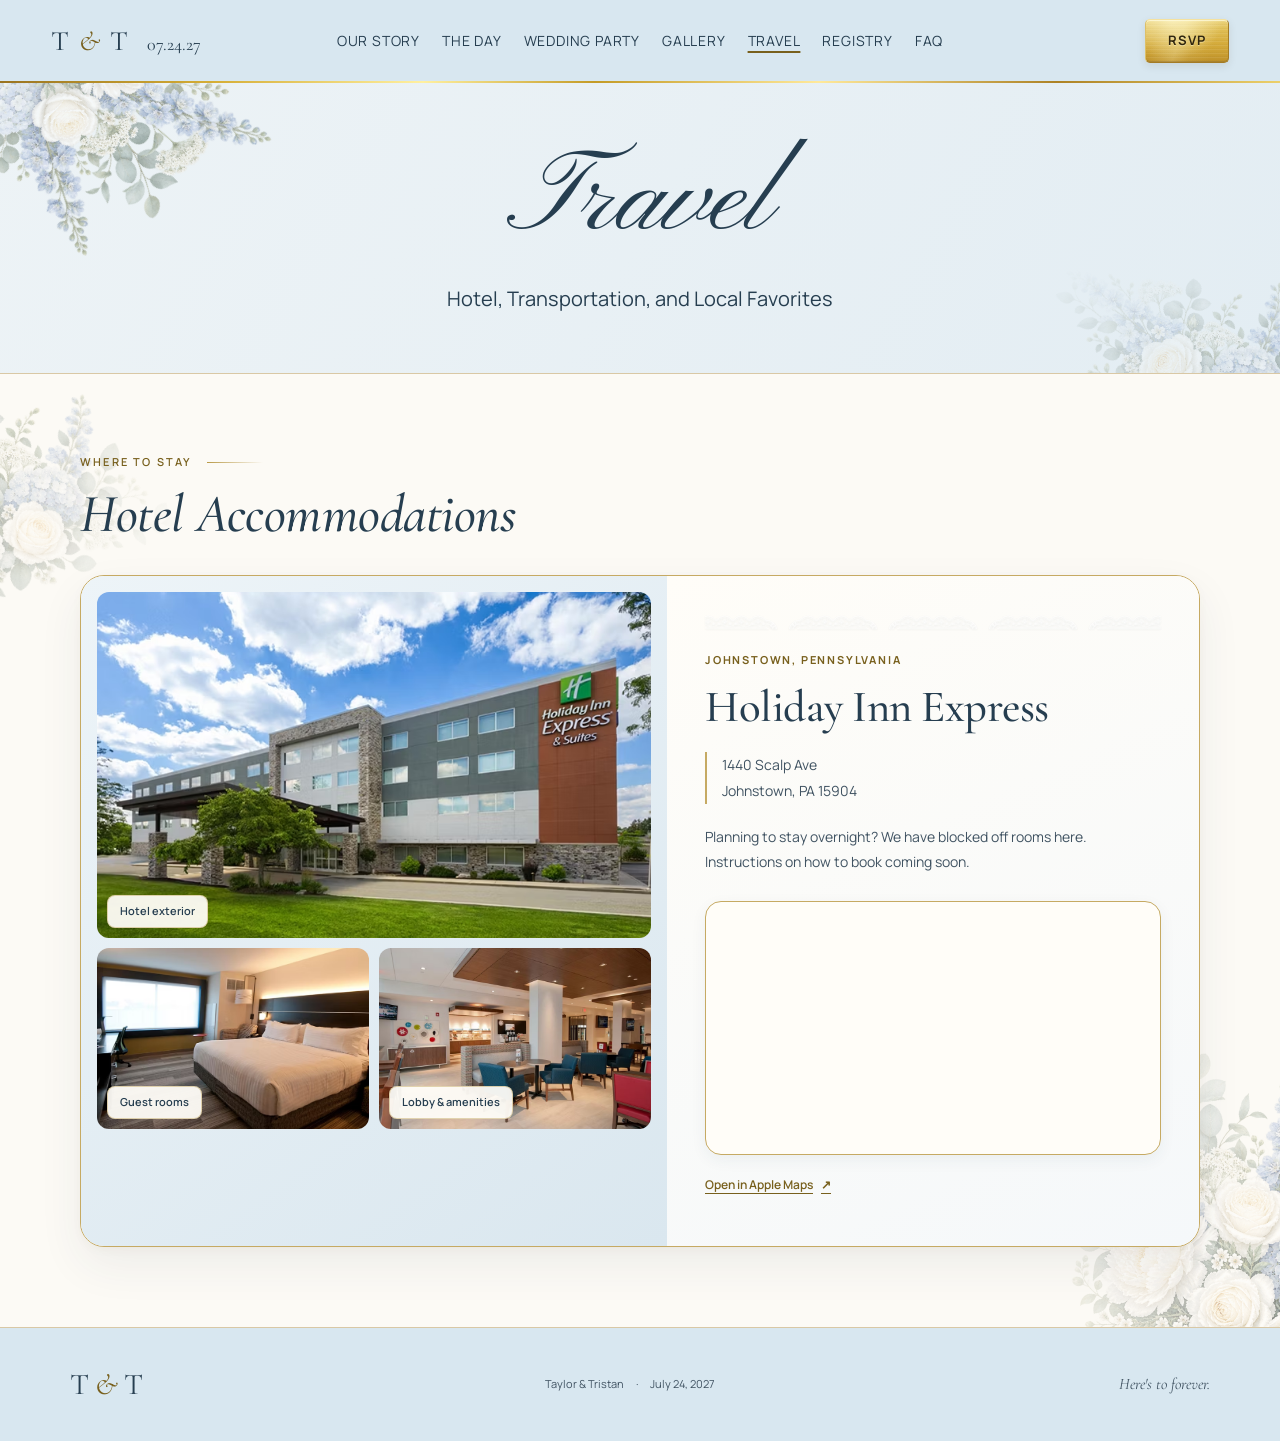
<file: travel.html>
<!DOCTYPE html>
<html lang="en">
 <head>
  <!-- EDITING GUIDE: Search for EDIT: in this file. Upload photos into assets/ using exact, case-sensitive filenames. Keep ./ prefixes for GitHub Pages. See README.md for the complete checklist. -->
  <meta charset="utf-8">
  <meta content="width=device-width, initial-scale=1" name="viewport">
<title>Taylor and Tristan McDannell Wedding | July 24, 2027</title>
  <meta content="Travel for Taylor and Tristan's wedding on July 24, 2027." name="description">
  <meta content="#b2cada" name="theme-color">
  <link href="./favicon.svg" rel="icon" type="image/svg+xml">
  <link href="https://fonts.googleapis.com" rel="preconnect">
  <link crossorigin="" href="https://fonts.gstatic.com" rel="preconnect">
  <link href="https://fonts.googleapis.com/css2?family=Cormorant+Garamond:ital,wght@0,400;0,500;0,600;1,400;1,500&amp;family=Lora:wght@400;500&amp;family=Manrope:wght@400;500;600;700&amp;family=Pinyon+Script&amp;display=swap" rel="stylesheet">
  <link href="./styles.css?v=20261011-3" rel="stylesheet">  <script defer src="./script.js?v=20261010-1">
  </script>
 </head>
 <body>
  <a class="skip-link" href="#main">
   Skip to content
  </a>
  <!-- SHARED NAVIGATION: This header appears in every HTML file. If you change a link or label, update all eight pages. -->
  <header class="site-header">
   <a aria-label="Taylor and Tristan, home" class="header-mark" href="./index.html">
    T
    <span>
     &amp;
    </span>
    T
    <small>
     07.24.27
    </small>
   </a>
   <nav aria-label="Wedding navigation" class="nav-pages">
    <a href="./index.html#story">
     Our Story
    </a>
    <a href="./the-day.html">
     The Day
    </a>
    <a href="./wedding-party.html">
     Wedding Party
    </a>
    <a href="./gallery.html">
     Gallery
    </a>
    <a aria-current="page" href="./travel.html">
     Travel
    </a>
    <a href="./registry.html">
     Registry
    </a>
    <a href="./faq.html">
     FAQ
    </a>
   </nav>
   <a class="nav-rsvp header-rsvp" href="./rsvp.html">
    RSVP
   </a>
  </header>
  <main id="main">
   <div class="page-heading">
    <div class="page-title-frame">
     <h1>
      Travel
     </h1>
     <p>
      Hotel, Transportation, and Local Favorites
     </p>
    </div>
   </div>
   <div class="floral-scene floral-scene-forward">
    <section aria-labelledby="stay-title" class="travel-guide section-wrap">
     <div class="stay-heading">
  <p class="stay-heading-label">Where to stay</p>
  <h2 id="stay-title">Hotel Accommodations</h2>
  <span class="stay-heading-divider" aria-hidden="true"></span>
</div>
     <article class="hotel-card hotel-stay-card">
      <div class="hotel-gallery">
       <!-- HOTEL PHOTOS: Replace each placeholder src below with your own image.
           Example: src="./assets/hotel-exterior.jpg". Keep the class names.
           Update alt to describe the real photo. Images crop automatically. -->
       <figure class="hotel-photo-main">
        <img alt="Placeholder for a hotel exterior photo" decoding="async" loading="lazy" src="./assets/holiday-inn-express.avif">
        <figcaption>
         Hotel exterior
        </figcaption>
       </figure>
       <figure>
        <img alt="Placeholder for a hotel room photo" decoding="async" loading="lazy" src="./assets/hie-rooms.avif">
        <figcaption>
         Guest rooms
        </figcaption>
       </figure>
       <figure>
        <img alt="Placeholder for a hotel lobby photo" decoding="async" loading="lazy" src="./assets/lobby.avif">
        <figcaption>
         Lobby &amp; amenities
        </figcaption>
       </figure>
      </div>
      <div class="hotel-copy">
  <p class="eyebrow">Johnstown, Pennsylvania</p>

  <h3>Holiday Inn Express</h3>

  <address>
    1440 Scalp Ave<br>
    Johnstown, PA 15904
  </address>

  <!-- EDIT: Replace this paragraph when booking instructions are ready. -->
  <p class="hotel-booking-note">
    Planning to stay overnight? We have blocked off rooms here.
    Instructions on how to book coming soon.
  </p>

  <div class="hotel-location">
    <!-- EDIT: If the hotel changes, update the address in this map URL. -->
    <div class="hotel-map-frame">
      <iframe
        title="Map showing Holiday Inn Express at 1440 Scalp Avenue, Johnstown"
        src="https://www.google.com/maps?q=Holiday+Inn+Express+1440+Scalp+Ave+Johnstown+PA+15904&amp;z=15&amp;output=embed"
        width="600"
        height="280"
        loading="lazy"
        referrerpolicy="no-referrer-when-downgrade"
        allowfullscreen>
      </iframe>
    </div>

    <!-- Optional: delete this link if you only want the embedded map. -->
    <a
      class="hotel-apple-link"
      href="https://maps.apple.com/?q=Holiday%20Inn%20Express&amp;address=1440%20Scalp%20Ave%2C%20Johnstown%2C%20PA%2015904"
      target="_blank"
      rel="noopener noreferrer">
      Open in Apple Maps <span aria-hidden="true">↗</span>
    </a>
  </div>
</div>
     </article>
  </main>
  <footer>
   <a aria-label="Taylor and Tristan, home" class="monogram" href="./index.html">
    T
    <span>
     &amp;
    </span>
    T
   </a>
   <p>
    Taylor &amp; Tristan
    <span aria-hidden="true">
     ·
    </span>
    July 24, 2027
   </p>
   <p class="footer-note">
    Here's to forever.
   </p>
  </footer>
 </body>
</html>
</file>
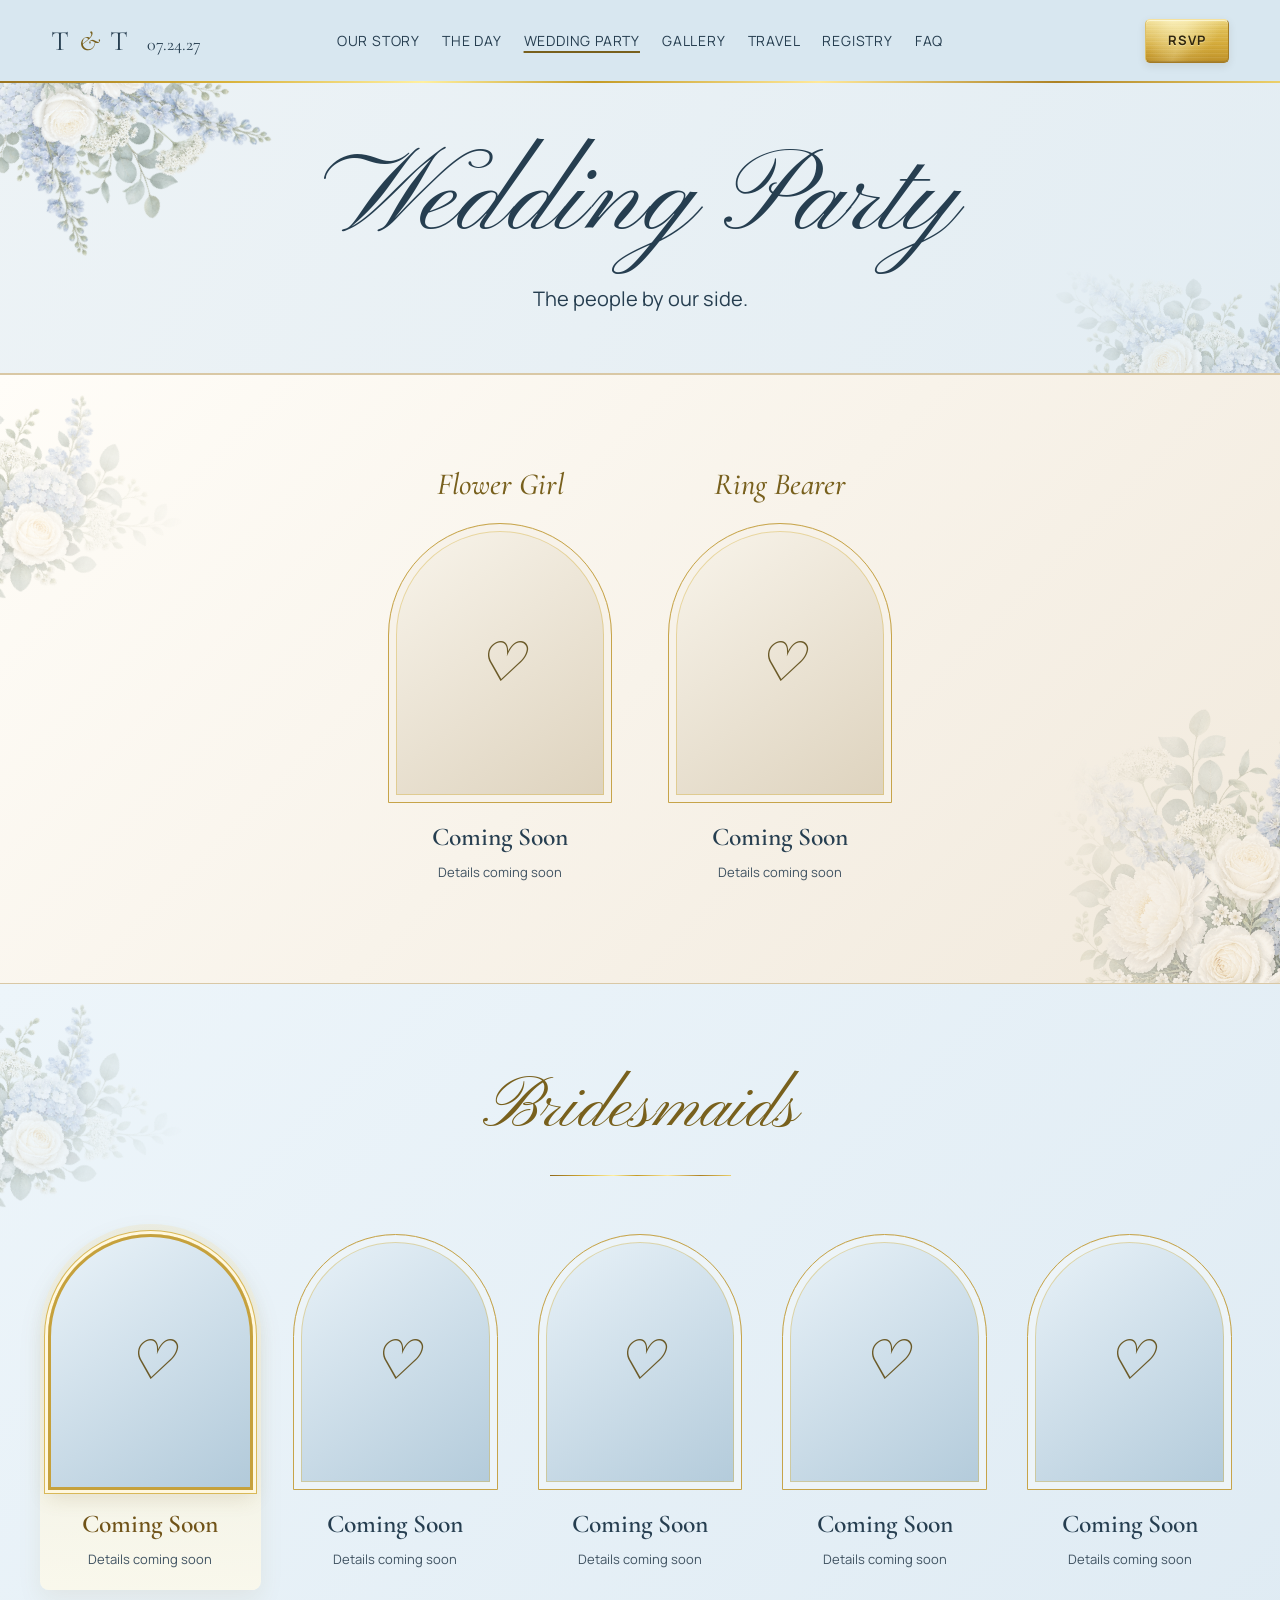
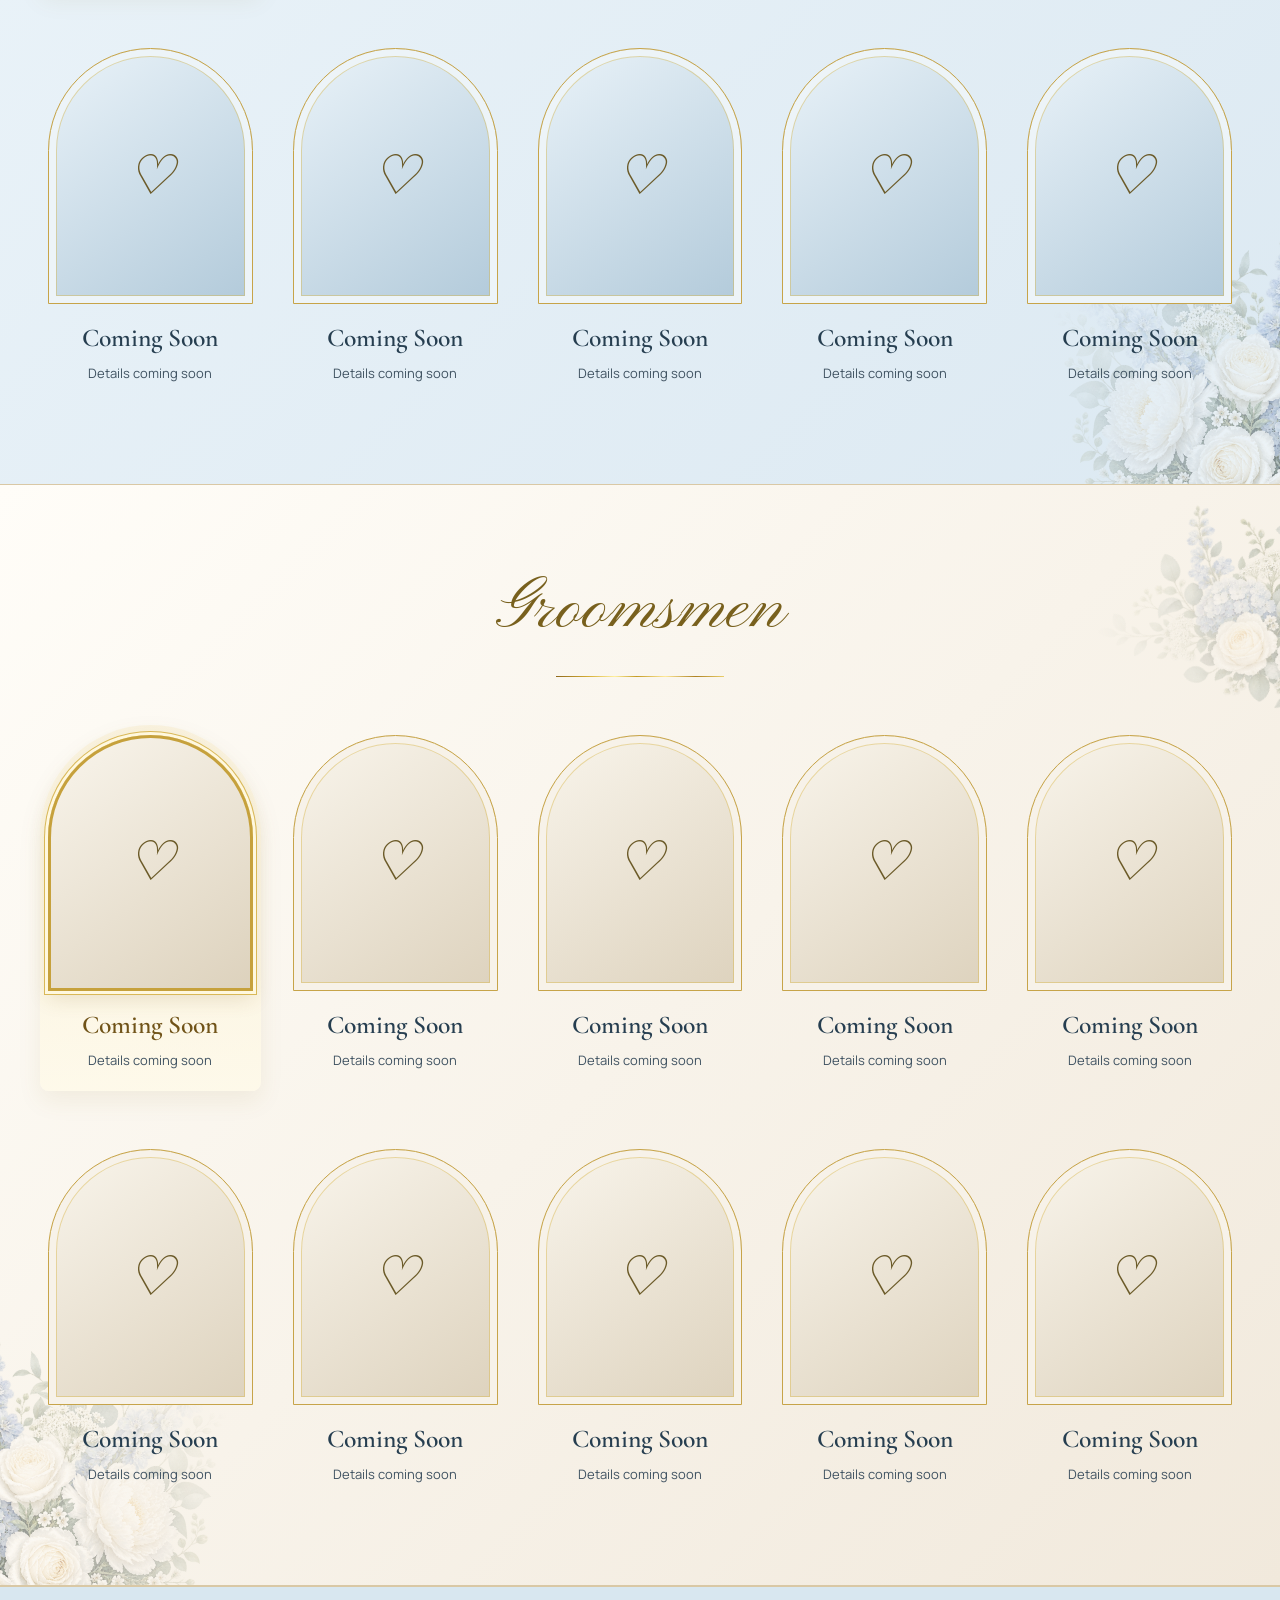
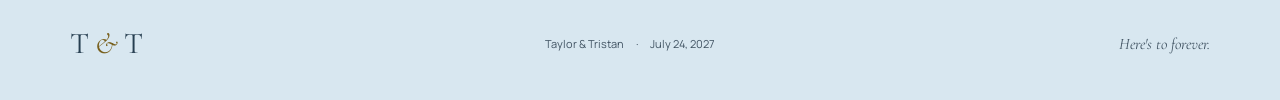
<file: wedding-party.html>
<!DOCTYPE html>
<html lang="en">
 <head>
  <!-- EDITING GUIDE: Search for EDIT: in this file. Upload photos into assets/ using exact, case-sensitive filenames. Keep ./ prefixes for GitHub Pages. See README.md for the complete checklist. -->
  <meta charset="utf-8">
  <meta content="width=device-width, initial-scale=1" name="viewport">
  <title>
   Wedding Party • Taylor &amp; Tristan • July 24, 2027
  </title>
  <meta content="Wedding Party for Taylor and Tristan's wedding on July 24, 2027." name="description">
  <meta content="#b2cada" name="theme-color">
  <link href="./favicon.svg" rel="icon" type="image/svg+xml">
  <link href="https://fonts.googleapis.com" rel="preconnect">
  <link crossorigin="" href="https://fonts.gstatic.com" rel="preconnect">
  <link href="https://fonts.googleapis.com/css2?family=Cormorant+Garamond:ital,wght@0,400;0,500;0,600;1,400;1,500&amp;family=Lora:wght@400;500&amp;family=Manrope:wght@400;500;600;700&amp;family=Pinyon+Script&amp;display=swap" rel="stylesheet">
  <link href="./styles.css?v=20261010-1" rel="stylesheet">
  <script defer src="./script.js?v=20261010-1">
  </script>
 </head>
 <body class="wedding-party-page">
  <a class="skip-link" href="#main">
   Skip to content
  </a>
  <!-- SHARED NAVIGATION: This header appears in every HTML file. If you change a link or label, update all eight pages. -->
  <header class="site-header">
   <a aria-label="Taylor and Tristan, home" class="header-mark" href="./index.html">
    T
    <span>
     &amp;
    </span>
    T
    <small>
     07.24.27
    </small>
   </a>
   <nav aria-label="Wedding navigation" class="nav-pages">
    <a href="./index.html#story">
     Our Story
    </a>
    <a href="./the-day.html">
     The Day
    </a>
    <a aria-current="page" href="./wedding-party.html">
     Wedding Party
    </a>
    <a href="./gallery.html">
     Gallery
    </a>
    <a href="./travel.html">
     Travel
    </a>
    <a href="./registry.html">
     Registry
    </a>
    <a href="./faq.html">
     FAQ
    </a>
   </nav>
   <a class="nav-rsvp header-rsvp" href="./rsvp.html">
    RSVP
   </a>
  </header>
  <main id="main">
   <div class="page-heading">
    <div class="page-title-frame">
     <h1>
      Wedding Party
     </h1>
     <p>
      The people by our side.
     </p>
    </div>
   </div>
   <div class="floral-scene floral-scene-forward">
    <section class="party-section" id="wedding-party" aria-label="Our wedding party">
     <!-- EDIT: PARTY PHOTOS. Save portraits in assets/ with simple filenames.
      Replace the WHOLE numbered div.party-portrait for a person with:
      <img class="party-portrait" src="./assets/bridesmaid-01.jpg" alt="Name of person" loading="lazy">
      Replace Coming Soon with their name and Details coming soon with their role/relationship.
      Keep party-card-honor on the FIRST bridesmaid (Maid of Honor) and FIRST groomsman (Best Man).
      In styles.css, img.party-portrait uses object-position: center 30%; adjust it to reposition a face. -->
     <section class="party-group attendants-group" aria-labelledby="attendants-title">
    <div class="section-wrap">
      <div class="party-grid attendants-grid">
        <!-- EDIT: FLOWER GIRL. Replace the portrait div with an img as explained above; then add her name and details. -->
        <article class="party-card"><p class="attendant-role">Flower Girl</p>
<div class="party-portrait" aria-hidden="true"><span>♡</span></div>
<h3>Coming Soon</h3>
<p>Details coming soon</p></article>
        <!-- EDIT: RING BEARER. Replace the portrait div with an img as explained above; then add his name and details. -->
        <article class="party-card"><p class="attendant-role">Ring Bearer</p>
<div class="party-portrait" aria-hidden="true"><span>♡</span></div>
<h3>Coming Soon</h3>
<p>Details coming soon</p></article>
      </div>
    </div>
   </section><section aria-labelledby="party-title" class="party-group bridesmaids-group">
      <div class="section-wrap">
       <div class="party-heading">
        <h2 id="party-title">
         Bridesmaids
        </h2>
       </div>
       <div class="party-grid">
        <!-- EDIT: Replace each title and coming-soon line with a wedding party member's name and role. Duplicate an article to add more people. Replace the party-portrait div with an img using class="party-portrait" and a descriptive alt to add their photo. -->
        <article class="party-card party-card-honor">
         <!-- EDIT: PARTY MEMBER 1. Confirm name, role, relationship, and replace the numbered portrait with an img (see PARTY PHOTOS above). Repeated names are placeholders. -->
         <div aria-hidden="true" class="party-portrait">
          <span>
           ♡
          </span>
         </div>
         <h3>Coming Soon</h3>
         <p>Details coming soon</p>
         </article>
        <article class="party-card">
         <!-- EDIT: PARTY MEMBER 2. Confirm name, role, relationship, and replace the numbered portrait with an img (see PARTY PHOTOS above). Repeated names are placeholders. -->
         <div aria-hidden="true" class="party-portrait">
          <span>
           ♡
          </span>
         </div>
         <h3>Coming Soon</h3>
         <p>Details coming soon</p>
         </article>
        <article class="party-card">
         <!-- EDIT: PARTY MEMBER 3. Confirm name, role, relationship, and replace the numbered portrait with an img (see PARTY PHOTOS above). Repeated names are placeholders. -->
         <div aria-hidden="true" class="party-portrait">
          <span>
           ♡
          </span>
         </div>
         <h3>Coming Soon</h3>
         <p>Details coming soon</p>
         </article>
        <article class="party-card">
         <!-- EDIT: PARTY MEMBER 4. Confirm name, role, relationship, and replace the numbered portrait with an img (see PARTY PHOTOS above). Repeated names are placeholders. -->
         <div aria-hidden="true" class="party-portrait">
          <span>
           ♡
          </span>
         </div>
         <h3>Coming Soon</h3>
         <p>Details coming soon</p>
         </article>
        <article class="party-card">
         <!-- EDIT: PARTY MEMBER 5. Confirm name, role, relationship, and replace the numbered portrait with an img (see PARTY PHOTOS above). Repeated names are placeholders. -->
         <div aria-hidden="true" class="party-portrait">
          <span>
           ♡
          </span>
         </div>
         <h3>Coming Soon</h3>
         <p>Details coming soon</p>
         </article>
        <article class="party-card">
         <!-- EDIT: PARTY MEMBER 6. Confirm name, role, relationship, and replace the numbered portrait with an img (see PARTY PHOTOS above). Repeated names are placeholders. -->
         <div aria-hidden="true" class="party-portrait">
          <span>
           ♡
          </span>
         </div>
         <h3>Coming Soon</h3>
         <p>Details coming soon</p>
         </article>
        <article class="party-card">
         <!-- EDIT: PARTY MEMBER 7. Confirm name, role, relationship, and replace the numbered portrait with an img (see PARTY PHOTOS above). Repeated names are placeholders. -->
         <div aria-hidden="true" class="party-portrait">
          <span>
           ♡
          </span>
         </div>
         <h3>Coming Soon</h3>
         <p>Details coming soon</p>
         </article>
        <article class="party-card">
         <!-- EDIT: PARTY MEMBER 8. Confirm name, role, relationship, and replace the numbered portrait with an img (see PARTY PHOTOS above). Repeated names are placeholders. -->
         <div aria-hidden="true" class="party-portrait">
          <span>
           ♡
          </span>
         </div>
         <h3>Coming Soon</h3>
         <p>Details coming soon</p>
         </article>
        <article class="party-card">
         <!-- EDIT: PARTY MEMBER 9. Confirm name, role, relationship, and replace the numbered portrait with an img (see PARTY PHOTOS above). Repeated names are placeholders. -->
         <div aria-hidden="true" class="party-portrait">
          <span>
           ♡
          </span>
         </div>
         <h3>Coming Soon</h3>
         <p>Details coming soon</p>
         </article>
        <article class="party-card">
         <!-- EDIT: PARTY MEMBER 10. Confirm name, role, relationship, and replace the numbered portrait with an img (see PARTY PHOTOS above). Repeated names are placeholders. -->
         <div aria-hidden="true" class="party-portrait">
          <span>
           ♡
          </span>
         </div>
         <h3>Coming Soon</h3>
         <p>Details coming soon</p>
         </article>
       </div>
      </div>
     </section>
     <section aria-labelledby="groomsmen-title" class="party-group groomsmen-group">
      <div class="section-wrap">
       <div class="party-heading">
        <h2 id="groomsmen-title">
         Groomsmen
        </h2>
       </div>
       <div class="party-grid">
        <article class="party-card party-card-honor">
         <!-- EDIT: PARTY MEMBER 11. Confirm name, role, relationship, and replace the numbered portrait with an img (see PARTY PHOTOS above). Repeated names are placeholders. -->
         <div aria-hidden="true" class="party-portrait">
          <span>
           ♡
          </span>
         </div>
         <h3>Coming Soon</h3>
         <p>Details coming soon</p>
         </article>
        <article class="party-card">
         <!-- EDIT: PARTY MEMBER 12. Confirm name, role, relationship, and replace the numbered portrait with an img (see PARTY PHOTOS above). Repeated names are placeholders. -->
         <div aria-hidden="true" class="party-portrait">
          <span>
           ♡
          </span>
         </div>
         <h3>Coming Soon</h3>
         <p>Details coming soon</p>
         </article>
        <article class="party-card">
         <!-- EDIT: PARTY MEMBER 13. Confirm name, role, relationship, and replace the numbered portrait with an img (see PARTY PHOTOS above). Repeated names are placeholders. -->
         <div aria-hidden="true" class="party-portrait">
          <span>
           ♡
          </span>
         </div>
         <h3>Coming Soon</h3>
         <p>Details coming soon</p>
         </article>
        <article class="party-card">
         <!-- EDIT: PARTY MEMBER 14. Confirm name, role, relationship, and replace the numbered portrait with an img (see PARTY PHOTOS above). Repeated names are placeholders. -->
         <div aria-hidden="true" class="party-portrait">
          <span>
           ♡
          </span>
         </div>
         <h3>Coming Soon</h3>
         <p>Details coming soon</p>
         </article>
        <article class="party-card">
         <!-- EDIT: PARTY MEMBER 15. Confirm name, role, relationship, and replace the numbered portrait with an img (see PARTY PHOTOS above). Repeated names are placeholders. -->
         <div aria-hidden="true" class="party-portrait">
          <span>
           ♡
          </span>
         </div>
         <h3>Coming Soon</h3>
         <p>Details coming soon</p>
         </article>
        <article class="party-card">
         <!-- EDIT: PARTY MEMBER 16. Confirm name, role, relationship, and replace the numbered portrait with an img (see PARTY PHOTOS above). Repeated names are placeholders. -->
         <div aria-hidden="true" class="party-portrait">
          <span>
           ♡
          </span>
         </div>
         <h3>Coming Soon</h3>
         <p>Details coming soon</p>
         </article>
        <article class="party-card">
         <!-- EDIT: PARTY MEMBER 17. Confirm name, role, relationship, and replace the numbered portrait with an img (see PARTY PHOTOS above). Repeated names are placeholders. -->
         <div aria-hidden="true" class="party-portrait">
          <span>
           ♡
          </span>
         </div>
         <h3>Coming Soon</h3>
         <p>Details coming soon</p>
         </article>
        <article class="party-card">
         <!-- EDIT: PARTY MEMBER 18. Confirm name, role, relationship, and replace the numbered portrait with an img (see PARTY PHOTOS above). Repeated names are placeholders. -->
         <div aria-hidden="true" class="party-portrait">
          <span>
           ♡
          </span>
         </div>
         <h3>Coming Soon</h3>
         <p>Details coming soon</p>
         </article>
        <article class="party-card">
         <!-- EDIT: PARTY MEMBER 19. Confirm name, role, relationship, and replace the numbered portrait with an img (see PARTY PHOTOS above). Repeated names are placeholders. -->
         <div aria-hidden="true" class="party-portrait">
          <span>
           ♡
          </span>
         </div>
         <h3>Coming Soon</h3>
         <p>Details coming soon</p>
         </article>
        <article class="party-card">
         <!-- EDIT: PARTY MEMBER 20. Confirm name, role, relationship, and replace the numbered portrait with an img (see PARTY PHOTOS above). Repeated names are placeholders. -->
         <div aria-hidden="true" class="party-portrait">
          <span>
           ♡
          </span>
         </div>
         <h3>Coming Soon</h3>
         <p>Details coming soon</p>
         </article>
       </div>
      </div>
     </section>
    </section>
   </div>
  </main>
  <footer>
   <a aria-label="Taylor and Tristan, home" class="monogram" href="./index.html">
    T
    <span>
     &amp;
    </span>
    T
   </a>
   <p>
    Taylor &amp; Tristan
    <span aria-hidden="true">
     ·
    </span>
    July 24, 2027
   </p>
   <p class="footer-note">
    Here's to forever.
   </p>
  </footer>
 </body>
</html>
</file>
<file: styles.css>
/* Taylor & Tristan — shared styles for all eight pages.
   Sky blue #b2cada, metallic gold, Manrope, and Cormorant Garamond. */
:root {
  --paper: #fcfaf5;
  --ink: #263e50;
  --blue: #b2cada;
  --blue-light: #e7f0f6;
  --muted: #405362;
  --line: #d9c8a5;
  --gold: #78601d;
  --gold-accent: #d4af37;
  --font-heading: "Cormorant Garamond", Georgia, serif;
  --font-body: "Manrope", Arial, sans-serif;
  --gold-shine: linear-gradient(115deg, #8e681c 0%, #d5ad35 19%, #fff0a0 35%, #c49b26 48%, #ffe99a 65%, #ad8225 83%, #ecd06b 100%);
  --button-gold:
    radial-gradient(ellipse at 32% 0%, rgba(255,250,211,.65), transparent 65%),
    repeating-linear-gradient(0deg, rgba(255,255,255,.07) 0 1px, rgba(105,74,12,.035) 1px 2px, transparent 2px 4px),
    linear-gradient(110deg, transparent 15%, rgba(255,247,193,.25) 42%, rgba(255,247,193,.08) 58%, transparent 80%),
    linear-gradient(180deg, #ecd47e, #dfbd53 24%, #d5ac3c 55%, #cba033 78%, #bd9029);
}

/* Base and shared navigation */
* { box-sizing: border-box; }
html { scroll-behavior: smooth; scroll-padding-top: 105px; }
body { margin: 0; background: var(--paper); color: var(--ink); font: 16px/1.7 var(--font-body); min-height: 100svh; display: flex; flex-direction: column; }
main { flex: 1; }
a { color: inherit; text-underline-offset: 5px; -webkit-tap-highlight-color: transparent; }
a:focus-visible, summary:focus-visible { outline: 3px solid var(--gold); outline-offset: 5px; }
h1, h2, h3, p { margin: 0; }
h1, h2, h3 { font-family: var(--font-heading); font-weight: 500; }
h1, h2 { font-size: clamp(34px, 4.1vw, 56px); line-height: 1.12; letter-spacing: -1.4px; }
h3 { font-size: 29px; line-height: 1.2; }
p { max-width: 65ch; }
.eyebrow { font-size: clamp(16px, 1.6vw, 21px); font-weight: 700; line-height: 1.5; letter-spacing: 3px; text-transform: uppercase; margin-bottom: 24px; }
.small { font-size: 14px; }
.skip-link { position: absolute; top: -90px; left: 12px; z-index: 10; background: #fff; padding: 12px; }
.skip-link:focus { top: 12px; }
.site-header { position: sticky; top: 0; z-index: 5; display: grid; grid-template-columns: minmax(0, 1fr) auto minmax(0, 1fr); align-items: center; gap: 25px; min-height: 83px; padding: 15px 4%; background: #d8e7f0; border-bottom: 2px solid transparent; border-image: var(--gold-shine) 1; }
.site-header nav { display: flex; align-items: center; gap: 22px; }
.site-header .header-mark { justify-self: start; }
.site-header .nav-pages { justify-content: center; }
.site-header .header-rsvp { justify-self: end; display: inline-flex; align-items: center; justify-content: center; min-height: 44px; font-size: 12px; font-weight: 700; line-height: 1.4; letter-spacing: 1px; text-transform: uppercase; text-decoration: none; }
.site-header nav a { display: inline-flex; align-items: center; justify-content: center; min-height: 44px; font-size: 13px; letter-spacing: .8px; text-transform: uppercase; text-decoration: none; text-align: center; }
.site-header nav a:hover, .site-header nav a[aria-current="page"] { text-decoration: underline; text-decoration-color: var(--gold); text-decoration-thickness: 2px; }
.header-mark { font: 28px var(--font-heading); text-decoration: none; white-space: nowrap; }
.header-mark span, .monogram span { font-style: italic; color: var(--gold); margin: 0 3px; }
.header-mark small { font-size: 18px; margin-left: 12px; }
.nav-rsvp, .button, .rsvp-status { background: var(--button-gold); color: #30260e; border: 1px solid #a47b24; border-top-color: #f5e2a0; border-left-color: #ddbf68; border-radius: 5px; text-shadow: 0 1px 0 rgba(255,245,194,.5); box-shadow: inset 0 1px 0 rgba(255,253,224,.75), inset 0 -1px 0 rgba(110,77,14,.3), 0 3px 8px rgba(63,48,16,.1); }
.nav-rsvp { padding: 10px 22px; }
.button { display: inline-flex; align-items: center; justify-content: center; min-height: 49px; padding: 15px 26px; font-size: 14px; font-weight: 600; text-align: center; text-decoration: none; margin-top: 25px; }
.button:hover, .nav-rsvp:hover { filter: brightness(1.05); }
.section-wrap { max-width: 1200px; margin: auto; padding: 80px 40px; }
.section-heading { display: flex; justify-content: space-between; align-items: center; flex-wrap: wrap; gap: 18px 30px; margin-bottom: 36px; }
.section-heading .eyebrow { margin: 0; }

/* Home photo and story */
.hero { position: relative; display: flex; align-items: center; justify-content: center; height: calc(100svh - 83px); min-height: 700px; max-height: 980px; padding: 90px 24px; text-align: center; overflow: hidden; background: #182a39; isolation: isolate; }
.hero-photo { position: absolute; inset: 0; width: 100%; height: 100%; object-fit: cover; object-position: 50% 43%; transform: scale(1.16); z-index: -3; }
.hero-shade { position: absolute; inset: 0; z-index: -2; background: linear-gradient(180deg, rgba(13,28,40,.35), rgba(13,28,40,.55) 40%, rgba(13,28,40,.55) 60%, rgba(13,28,40,.45)); }
.hero-content { position: relative; z-index: 2; width: 100%; max-width: 1200px; color: #fffdf4; text-shadow: 0 2px 16px #0009; }
.hero-announcement { margin: 0 auto 24px; font: 500 clamp(18px, 2vw, 25px)/1.5 var(--font-heading); letter-spacing: 2px; }
.hero h1 { font-size: clamp(56px, 6.3vw, 100px); letter-spacing: -3px; line-height: 1.14; text-wrap: balance; }
.hero h1 em { margin: 0 .1em; font-size: .8em; color: #f9dc73; }
.hero-date { font-size: clamp(14px, 1.5vw, 19px); letter-spacing: 4px; margin: 26px auto 0; font-weight: 600; color: #fff0b3; }
.hero-place { margin: 15px auto 0; font-size: clamp(12px, 1.3vw, 16px); }
.hero-bottom { position: absolute; bottom: 34px; left: 0; right: 0; width: fit-content; margin: auto; padding: 10px; z-index: 2; color: #fff3bd; font-size: 10px; letter-spacing: 3px; text-decoration: none; }
.hero-bottom span { margin-left: 13px; }

.couple-photo { display: block; width: 100%; height: auto; border-radius: 180px 180px 4px 4px; }

.signature { margin-top: 30px; font: italic clamp(22px, 2.3vw, 29px)/1.5 var(--font-heading); color: var(--gold); }

/* Gold countdown and calendar keepsake */
.countdown-band { display: flex; align-items: center; justify-content: center; gap: 36px; padding: 48px 24px; text-align: center; background: radial-gradient(ellipse at 50% 35%, rgba(255,255,255,.65), transparent 65%), linear-gradient(115deg, #dce9f2, #b2cada 50%, #dce9f2); border-bottom: 2px solid transparent; border-image: var(--gold-shine) 1; }
.countdown-display { position: relative; min-width: 0; padding-right: 36px; }
.countdown-display::after { content: ""; position: absolute; top: 10%; right: 0; width: 2px; height: 80%; border-radius: 2px; background: var(--gold-shine); }
.countdown-display strong { display: block; width: fit-content; max-width: 100%; margin: auto; font-size: clamp(72px, 10vw, 120px); font-weight: 700; font-variant-numeric: lining-nums tabular-nums; line-height: 1.15; letter-spacing: -.045em; color: #856019; }
.countdown-display span { display: block; margin-top: 14px; font-size: clamp(14px, 1.6vw, 18px); font-weight: 700; line-height: 1.6; letter-spacing: 2px; text-transform: uppercase; }
.calendar-button { position: relative; display: flex; flex-direction: column; align-items: center; justify-content: center; flex: 0 0 auto; gap: 10px; width: 174px; min-height: 164px; padding: 20px 14px; text-decoration: none; border: 2px solid transparent; border-radius: 20px; background: linear-gradient(#fff,#fff) padding-box, var(--gold-shine) border-box; box-shadow: 0 8px 20px rgba(38,62,80,.09), 0 2px 4px rgba(135,104,35,.08); transition: transform 180ms ease, box-shadow 180ms ease; }
.calendar-button::before { content: ""; position: absolute; inset: 5px; border: 1px solid rgba(190,155,55,.22); border-radius: 14px; pointer-events: none; }
.calendar-icon { display: block; flex-shrink: 0; width: 48px; height: 48px; color: #a47b20; }
.calendar-label { font-size: 14px; font-weight: 700; line-height: 1.4; }
.calendar-date { font-size: 10px; font-weight: 600; line-height: 1.5; letter-spacing: 1.2px; color: #806019; }
.calendar-button:hover { transform: translateY(-2px); box-shadow: 0 12px 24px rgba(38,62,80,.12); }
.calendar-button:active { transform: translateY(0); }

/* Four-stop timeline and venue cards */
/* Wedding party: five across desktop, two across tablet and phone */
.party-section { background: #eef4f8; }

.party-heading { text-align: center; margin: 0 auto 48px; }

.party-grid { display: grid; grid-template-columns: repeat(5, minmax(0, 1fr)); align-items: start; gap: 48px 24px; width: 100%; margin: auto; }
.party-card { min-width: 0; padding: 10px 8px 20px; text-align: center; }
.party-portrait { display: grid; place-items: center; width: 100%; height: auto; aspect-ratio: 4/5; border-radius: 160px 160px 0 0; background: linear-gradient(145deg,#eaf3f9,#b2cada); border: 1px solid #c7a449; box-shadow: inset 0 0 0 7px #edf4f8, inset 0 0 0 8px #d4af3766; }
.party-portrait span { font: italic 55px var(--font-heading); color: #6b5a28; }
/* Adjust center 30% to reposition a person's face in the arch. */
img.party-portrait { display: block; object-fit: cover; object-position: center 30%; padding: 7px; background: #f9f6ed; box-shadow: 0 8px 22px rgba(38,62,80,.08); }
.party-card h3 { margin: 20px 0 10px; font-size: clamp(24px, 2vw, 29px); font-weight: 600; line-height: 1.1; overflow-wrap: break-word; }
.party-card p:not(.attendant-role) { margin: 0; font-size: 13px; line-height: 1.7; color: var(--muted); }
.party-card-honor { border-radius: 150px 150px 12px 12px; background: linear-gradient(180deg,rgba(236,213,143,.22),rgba(255,250,232,.75)); box-shadow: 0 10px 24px rgba(126,97,25,.08); }
.party-card-honor .party-portrait { border: 3px solid #c6a13c; box-shadow: 0 0 0 3px #fff8df, 0 0 0 4px #d9b857, 0 8px 20px rgba(136,105,29,.16); }
.party-card-honor h3 { color: #705318; }

/* Travel: hotel gallery, stay details, and helpful cards */
.travel-intro { text-align: center; margin: 0 auto 38px; }
.travel-intro .eyebrow { font-size: 12px; margin-bottom: 14px; color: var(--gold); }
.travel-intro > p:last-child { margin: 20px auto 0; color: var(--muted); }
.hotel-card { display: grid; grid-template-columns: 1.25fr 1fr; overflow: hidden; border: 1px solid transparent; border-radius: 22px; background: linear-gradient(#fffdf8,#fffdf8) padding-box, var(--gold-shine) border-box; box-shadow: 0 12px 30px #263e5010; }
.hotel-gallery { display: grid; grid-template-columns: repeat(2,minmax(0,1fr)); gap: 8px; padding: 12px; background: #e9f1f6; }
.hotel-gallery figure { position: relative; margin: 0; min-width: 0; overflow: hidden; border-radius: 10px; }
.hotel-gallery .hotel-photo-main { grid-column: 1/-1; }
.hotel-gallery img { display: block; width: 100%; height: 100%; min-height: 145px; aspect-ratio: 16/10; object-fit: cover; }
.hotel-photo-main img { min-height: 260px; aspect-ratio: 16/9; }
.hotel-gallery figcaption { position: absolute; bottom: 10px; left: 10px; right: 10px; width: fit-content; padding: 5px 12px; background: #fffdf8ee; border: 1px solid #cfb974; border-radius: 20px; color: var(--ink); font-size: 10px; font-weight: 600; }
.hotel-copy { align-self: center; padding: 38px; }
.hotel-copy .eyebrow { font-size: 11px; letter-spacing: 1.5px; margin-bottom: 14px; color: var(--gold); }
.hotel-copy h3 { font-size: clamp(34px,3.5vw,46px); line-height: 1.1; }
.hotel-copy address { margin: 20px 0; font-style: normal; font-size: 15px; line-height: 1.8; color: var(--muted); }
.hotel-copy > p:not(.eyebrow) { font-size: 14px; color: var(--muted); }
.travel-card-grid { display: grid; grid-template-columns: repeat(2,minmax(0,1fr)); gap: 28px; margin-top: 32px; }
.travel-info-card { padding: 34px; border: 1px solid #d6c594; border-radius: 18px; background: linear-gradient(135deg,#f7fbfd,#e7f0f6); }
.travel-info-card .eyebrow { margin-bottom: 16px; font-size: 11px; letter-spacing: 1.5px; color: var(--gold); }
.travel-info-card h2 { font-size: 36px; letter-spacing: -.6px; }
.travel-info-card > p:not(.eyebrow) { margin-top: 20px; font-size: 14px; color: var(--muted); }
.travel-list { list-style: none; padding: 0; margin: 24px 0; }
.travel-list li { padding: 14px 0; border-top: 1px solid #c7d8e2; }
.travel-list strong, .travel-list span { display: block; }
.travel-list strong { font-size: 13px; }
.travel-list span { margin-top: 6px; font-size: 13px; color: var(--muted); }
.travel-link { display: inline-flex; align-items: center; gap: 12px; margin-top: 18px; font-size: 13px; font-weight: 600; text-decoration-color: #bb963c; }
.local-note { padding: 20px; margin-top: 26px; border: 1px dashed #bea75b; border-radius: 10px; background: #ffffff88; font-size: 13px; color: var(--muted); }
/* EDIT: Typography/color settings live in :root at the top of this file. */
button { font: inherit; cursor: pointer; }
button:focus-visible, [tabindex]:focus-visible { outline: 3px solid var(--gold); outline-offset: 4px; }
.sr-only { position: absolute; width: 1px; height: 1px; padding: 0; margin: -1px; overflow: hidden; clip-path: inset(50%); white-space: nowrap; border: 0; }
.section-lede { margin-bottom: 32px; color: var(--muted); }

.memory-grid, .places-grid, .lookbook-grid { display: grid; grid-template-columns: repeat(3,minmax(0,1fr)); gap: 26px; }
.photo-frame { margin: 0; background: #fffdf8; padding: 10px; border: 1px solid var(--line); box-shadow: 0 10px 25px #263e5010; border-radius: 5px; }
.photo-frame img { display: block; width: 100%; height: auto; aspect-ratio: 4/5; object-fit: cover; border-radius: 3px; }
.photo-frame figcaption { padding: 18px 8px 10px; font: italic 25px var(--font-heading); text-align: center; }
.memory-grid .photo-frame:nth-child(2) { margin-top: 35px; }
.place-card { padding: 30px; border-radius: 14px; border: 1px solid var(--line); background: linear-gradient(140deg,#fffdf8,#edf4f8); }
.place-card h3 { margin: 26px 0 16px; }
.place-card p { font-size: 14px; }
[aria-disabled="true"] { color: var(--muted); text-decoration: none; cursor: default; }
.look-card { overflow: hidden; border: 1px solid var(--line); border-radius: 130px 130px 12px 12px; background: #fffdf8; }
.photo-crop { overflow: hidden; }
.look-card img { display: block; width: 100%; height: auto; aspect-ratio: 4/5; object-fit: cover; }
.look-copy { padding: 26px; }
.look-copy p { margin-top: 14px; font-size: 14px; }

.gallery-tile figcaption { padding: 12px 4px; font: italic 24px var(--font-heading); }
.photo-dialog { width: min(1100px,96vw); max-width: 96vw; height: min(880px,94dvh); max-height: 94dvh; padding: 0; color: var(--ink); background: var(--paper); border: 1px solid #c9a850; border-radius: 14px; box-shadow: 0 30px 100px #0005; overflow: hidden; }
.photo-dialog[open] { display: flex; flex-direction: column; }
.photo-dialog::backdrop { background: #102431e8; }
.viewer-toolbar, .viewer-controls { display: flex; align-items: center; justify-content: space-between; gap: 12px; padding: 14px 20px; flex: 0 0 auto; }
.viewer-toolbar h2 { font-size: 28px; letter-spacing: -.3px; }
.viewer-toolbar button, .viewer-controls button { min-height: 44px; border: 1px solid #b89849; border-radius: 8px; padding: 9px 14px; background: #fff; color: var(--ink); font-size: 13px; }
.viewer-controls button:disabled { opacity: .4; cursor: default; }
.viewer-count { font-size: 13px; white-space: nowrap; }
.viewer-track { display: flex; flex: 1; min-height: 0; overflow-x: auto; overflow-y: hidden; scroll-snap-type: x mandatory; overscroll-behavior-x: contain; }
.viewer-slide { flex: 0 0 100%; min-width: 0; height: 100%; margin: 0; padding: 0 16px; display: flex; flex-direction: column; align-items: center; justify-content: center; scroll-snap-align: center; scroll-snap-stop: always; }
.viewer-slide img { display: block; width: 100%; height: calc(100% - 45px); min-height: 0; object-fit: contain; }
.viewer-slide figcaption { flex: 0 0 auto; padding: 8px; font-size: 14px; text-align: center; }
body.gallery-open { overflow: hidden; }
/* OUR STORY: Her Story, center photograph, His Story. */
.story-perspectives { display: grid; grid-template-columns: minmax(0,1fr) minmax(0,1.15fr) minmax(0,1fr); align-items: center; gap: clamp(24px,3vw,44px); }
.story-side { min-width: 0; padding: 28px 0; text-align: center; }
.story-kicker { margin-bottom: 10px; font-size: 11px; font-weight: 700; letter-spacing: 2px; text-transform: uppercase; color: var(--gold); }
.story-side h3 { margin-bottom: 24px; font-size: clamp(34px,3.3vw,46px); font-style: italic; }
.story-side > p:not(.story-kicker) { margin: 0 auto 18px; max-width: 36ch; font-size: 15px; line-height: 1.9; color: var(--muted); overflow-wrap: break-word; }
.story-center-photo { width: 100%; max-width: 380px; min-width: 0; margin: 0 auto; padding: 8px; border: 1px solid transparent; border-radius: 200px 200px 12px 12px; background: linear-gradient(var(--paper),var(--paper)) padding-box,var(--gold-shine) border-box; box-shadow: 0 12px 32px #263e5019; }
.story-center-photo .couple-photo { width: 100%; margin: 0; border-radius: 190px 190px 6px 6px; }
.our-story-signature { margin-top: 38px; text-align: center; }

/* COUNTDOWN: stronger gold with a restrained metallic highlight. */
.home-page .countdown-display strong { color: #89651c; }
@supports ((background-clip: text) or (-webkit-background-clip: text)) {
  .home-page .countdown-display strong { background: linear-gradient(110deg,#73500f 0%,#a7791d 24%,#d9b443 39%,#b48725 48%,#76520e 65%,#bd902c 82%,#805b12 100%); background-clip: text; -webkit-background-clip: text; color: transparent; text-shadow: none; filter: drop-shadow(0 1px 0 #ffffff99); }
}
/* LOCATION PHOTO SLOTS: real photos can replace the Coming soon artwork. */
.place-photo { position: relative; overflow: hidden; margin: -30px -30px 24px; border-bottom: 1px solid var(--line); border-radius: 13px 13px 0 0; }
.place-photo img { display: block; width: 100%; height: auto; aspect-ratio: 3/2; object-fit: cover; }
.place-photo figcaption { position: absolute; bottom: 14px; left: 50%; transform: translateX(-50%); padding: 6px 16px; border: 1px solid #c5a34b; border-radius: 20px; background: #fffdf8ed; font-size: 12px; white-space: nowrap; color: var(--gold); }
.place-card h3 { margin-top: 0; }

body.wedding-day {
  background: #dce8f0;
}

body.wedding-day main {
  --day-blue: #dce8f0;
  --day-ivory: #fcfaf5;
  --day-ink: #263e50;
  --day-gold: #896b20;
  --day-gold-line: #ccb777;
  color: var(--day-ink);
}

/* Section backgrounds and positioning */
body.wedding-day .day-scene {
  position: relative;
  isolation: isolate;
  overflow: hidden;
  margin: 0;
}

body.wedding-day .day-layout-width {
  position: relative;
  z-index: 1;
  box-sizing: border-box;
  width: min(100%, 1240px);
  margin: 0 auto;
  padding: 64px 40px;
}

body.wedding-day .day-title-section {
  background: linear-gradient(120deg, #edf3f6, #e3edf3);
}

body.wedding-day .day-timeline-section {
  background: var(--day-ivory);
  border-top: 1px solid var(--day-gold-line);
  border-bottom: 1px solid var(--day-gold-line);
}

body.wedding-day .day-ceremony-section {
  background: var(--day-blue);
}

body.wedding-day .day-reception-section {
  background: var(--day-ivory);
  border-top: 1px solid var(--day-gold-line);
  border-bottom: 1px solid var(--day-gold-line);
}

/* Timeline: same horizontal design, now on ivory */
body.wedding-day .day-timeline-title {
  margin: 0 0 34px;
  text-align: left;
  font-family: "Manrope", Arial, sans-serif;
  font-size: 16px;
  font-weight: 600;
  font-style: normal;
  letter-spacing: 3px;
  color: var(--day-gold);
}

body.wedding-day .day-agenda {
  display: grid;
  grid-template-columns: repeat(4, minmax(0, 1fr));
  gap: 0;
  width: 100%;
  max-width: none;
  padding: 0;
  margin: 0;
  list-style: none;
}

body.wedding-day .day-agenda li {
  position: relative;
  display: grid;
  grid-template-rows: 48px 35px 34px auto auto;
  justify-items: center;
  align-content: start;
  min-width: 0;
  padding: 0 12px;
  text-align: center;
}

body.wedding-day .day-agenda li::before {
  content: none;
}

body.wedding-day .day-agenda li::after {
  content: "";
  position: absolute;
  z-index: 0;
  top: 100px;
  left: 50%;
  width: 100%;
  height: 1px;
  background: var(--day-gold-line);
}

body.wedding-day .day-agenda li:last-child::after {
  content: none;
}

body.wedding-day .day-icon {
  position: static;
  display: block;
  width: 31px;
  height: 31px;
  margin: 0;
  color: var(--day-gold);
  background: transparent;
}

body.wedding-day .day-agenda li > time {
  font-family: "Manrope", Arial, sans-serif;
  font-size: 15px;
  font-weight: 600;
  letter-spacing: 1px;
}

body.wedding-day .day-agenda-dot {
  position: relative;
  z-index: 1;
  display: block;
  align-self: center;
  box-sizing: content-box;
  width: 9px;
  height: 9px;
  margin: 0;
  border: 0;
  border-radius: 50%;
  background: linear-gradient(120deg, #a67c25, #f1d778, #ad852c);
  box-shadow: 0 0 0 5px var(--day-ivory);
}

body.wedding-day .day-agenda h3 {
  margin: 12px 0 0;
  font-family: "Cormorant Garamond", Georgia, serif;
  font-size: clamp(25px, 2.5vw, 32px);
  font-weight: 500;
  font-style: italic;
  line-height: 1.2;
}

body.wedding-day .day-agenda p {
  margin: 12px 0 0;
  font-family: "Manrope", Arial, sans-serif;
  font-size: 12px;
  line-height: 1.7;
  color: #405362;
}

/* Alternating venue layouts */
body.wedding-day .day-venue-layout {
  display: grid;
  grid-template-columns: minmax(0, 1fr) minmax(0, 1.12fr);
  grid-template-areas: "copy photo";
  align-items: center;
  gap: clamp(30px, 5vw, 70px);
}

body.wedding-day .day-venue-layout-reversed {
  grid-template-columns: minmax(0, 1.12fr) minmax(0, 1fr);
  grid-template-areas: "photo copy";
}

body.wedding-day .day-venue-copy {
  grid-area: copy;
  min-width: 0;
}

/* Ivory ceremony card with a double gold outline */
body.wedding-day .day-ivory-card {
  box-sizing: border-box;
  padding: clamp(26px, 3vw, 40px);
  border: 1px solid #bea15d;
  border-radius: 18px;
  background: var(--day-ivory);
  box-shadow:
    inset 0 0 0 4px var(--day-ivory),
    inset 0 0 0 5px #e0d1aa;
}

body.wedding-day .day-script-heading {
  margin: 0 0 22px;
  font-family: "Pinyon Script", cursive;
  font-size: clamp(50px, 5vw, 72px);
  font-weight: 400;
  line-height: 1.2;
  color: var(--day-gold);
}

body.wedding-day .day-location-name {
  margin: 0 0 10px;
  font-family: "Cormorant Garamond", Georgia, serif;
  font-size: clamp(34px, 4vw, 50px);
  font-weight: 500;
  line-height: 1.1;
}

body.wedding-day .day-printed-address {
  margin: 0 0 28px;
  padding: 0;
  font-family: "Manrope", Arial, sans-serif;
  font-size: 14px;
  font-style: normal;
  line-height: 1.9;
  color: #405362;
}

body.wedding-day .day-time-details {
  display: flex;
  flex-wrap: wrap;
  gap: 24px 30px;
  margin: 0;
  padding: 22px 0;
  border-top: 1px solid var(--day-gold-line);
  border-bottom: 1px solid var(--day-gold-line);
}

body.wedding-day .day-time-details dt {
  margin: 0 0 10px;
  font-family: "Manrope", Arial, sans-serif;
  font-size: 10px;
  font-weight: 600;
  line-height: 1.6;
  letter-spacing: 1px;
  text-transform: uppercase;
}

body.wedding-day .day-time-details dd {
  margin: 0;
  font-family: "Lora", Georgia, serif;
  font-size: clamp(32px, 3.5vw, 42px);
  font-weight: 400;
  font-variant-numeric: lining-nums tabular-nums;
  line-height: 1.3;
}

body.wedding-day .day-time-details dd span {
  margin-left: 4px;
  font-family: "Manrope", Arial, sans-serif;
  font-size: 12px;
}

body.wedding-day .day-evening-note {
  margin: 18px 0 0;
  font-family: "Manrope", Arial, sans-serif;
  font-size: 12px;
  line-height: 1.8;
  color: #405362;
}

/* Existing bridal lace asset around both photographs */
body.wedding-day .day-lace-photo {
  grid-area: photo;
  box-sizing: border-box;
  min-width: 0;
  width: 100%;
  margin: 0;
  padding: 0;
  border: 42px solid transparent;
  border-image: url("./assets/lace-border.svg?v=4") 40 / 1 round;
  border-radius: 0;
  background: transparent;
  box-shadow: none;
}

body.wedding-day .day-lace-photo::before, body.wedding-day .day-lace-photo::after {
  content: none;
}

body.wedding-day .day-lace-photo img {
  display: block;
  width: 100%;
  height: auto;
  aspect-ratio: 4 / 3;
  object-fit: cover;
  border: 0;
  border-radius: 8px;
  background: transparent;
}

/* SHARED DESIGN SETTINGS. Change floral opacity here for EVERY page. */
:root {
  --font-script: "Pinyon Script", cursive;
  --floral-opacity: .55;
  --floral-saturation: .76;
  --footer-background: #d8e7f0;
  --champagne: linear-gradient(135deg, #fffdf8, #f1e9dc);
}
img { max-width: 100%; }
button { font: inherit; cursor: pointer; }
a:focus-visible, button:focus-visible, summary:focus-visible, [tabindex]:focus-visible { outline: 3px solid var(--gold); outline-offset: 4px; }
.site-header nav a { font-size: 14px; }
.site-header .header-rsvp { font-size: 13px; }

/* Open calligraphy titles. No white panel, border, or box behind the words. */
.page-heading { position: relative; isolation: isolate; overflow: hidden; padding: 50px 24px 58px; text-align: center; background: linear-gradient(120deg,#edf3f6,#e3edf3); border-bottom: 1px solid var(--line); }
.page-title-frame { position: relative; z-index: 1; width: min(100%,1100px); margin: auto; text-align: center; }
.page-title-frame h1, .page-title-frame h2 { margin: 0 0 12px; font: 400 clamp(68px,9vw,118px)/1.2 var(--font-script); letter-spacing: 0; text-wrap: balance; }
.page-title-frame > p { width: 100%; max-width: none; margin: 0 auto; font: 400 clamp(16px,2vw,20px)/1.6 var(--font-body); color: var(--ink); }
/* Cormorant keeps the same elegant family resemblance, with clear capital letters. */
.faq-title-frame h1 { font-family: var(--font-heading); font-size: clamp(64px,8vw,100px); font-weight: 500; letter-spacing: .06em; }
.story-title-frame { margin-bottom: 44px; }

/* Flowers: one opacity/filter for headings and decorative sections alike.
   Gradient masks let arrangements fade into the page rather than stop abruptly. */
.floral-scene, .party-group { position: relative; isolation: isolate; overflow: hidden; }
.floral-scene > section, .party-group > .section-wrap { position: relative; z-index: 1; }
.page-heading::before, .page-heading::after, .floral-scene::before, .floral-scene::after, .party-group::before, .party-group::after, .day-corner-floral {
  position: absolute; z-index: 0; pointer-events: none; user-select: none;
  opacity: var(--floral-opacity); filter: saturate(var(--floral-saturation));
}
.page-heading::before, .page-heading::after, .floral-scene::before, .floral-scene::after, .party-group::before, .party-group::after {
  content: ""; background-repeat: no-repeat; background-size: contain;
}
.page-heading::before { width: 290px; height: 340px; top: -150px; left: -75px; background-image: url("./assets/floral-bouquet.png"); transform: rotate(135deg); mask-image: linear-gradient(0deg,transparent,#000 55%); -webkit-mask-image: linear-gradient(0deg,transparent,#000 55%); }
.page-heading::after { width: 250px; height: 330px; bottom: -165px; right: -65px; background-image: url("./assets/floral-spray.png"); transform: rotate(-28deg); mask-image: linear-gradient(0deg,#000 25%,transparent); -webkit-mask-image: linear-gradient(0deg,#000 25%,transparent); }
.floral-scene::before, .party-group::before { top: -65px; left: -125px; width: 285px; height: 390px; background-image: url("./assets/floral-spray.png"); transform: rotate(-28deg); mask-image: linear-gradient(135deg,#000 25%,transparent 85%); -webkit-mask-image: linear-gradient(135deg,#000 25%,transparent 85%); }
.floral-scene::after, .party-group::after { bottom: -125px; right: -100px; width: 320px; height: 430px; background-image: url("./assets/floral-bouquet.png"); transform: rotate(-20deg); mask-image: linear-gradient(315deg,#000 30%,transparent 85%); -webkit-mask-image: linear-gradient(315deg,#000 30%,transparent 85%); }
.floral-scene-reverse::before, .groomsmen-group::before { left: auto; right: -125px; transform: scaleX(-1) rotate(-28deg); }
.floral-scene-reverse::after, .groomsmen-group::after { right: auto; left: -100px; transform: scaleX(-1) rotate(-20deg); }
.wedding-party-page .floral-scene::before, .wedding-party-page .floral-scene::after { content: none; }
.day-corner-floral { display: block; width: clamp(220px,28vw,410px); height: auto; mask-image: radial-gradient(ellipse at center,#000 30%,transparent 75%); -webkit-mask-image: radial-gradient(ellipse at center,#000 30%,transparent 75%); }
.day-corner-top-left { top: -65px; left: -75px; }

.day-corner-bottom-left { bottom: -60px; left: -80px; transform: rotate(12deg); }
.day-corner-bottom-right { bottom: -60px; right: -80px; transform: scaleX(-1) rotate(12deg); }

/* Wedding party. Two equal rows of five; five rows of two on smaller screens. */
.party-section { background: transparent; }
.bridesmaids-group { background: linear-gradient(135deg,#edf5fa,#dce9f2); }
.groomsmen-group, .attendants-group { background: var(--champagne); border-block: 1px solid var(--line); }
.party-group > .section-wrap { max-width: 1440px; }
.party-heading h2 { position: relative; display: inline-block; padding: 0 24px 20px; color: var(--gold); font: 400 clamp(46px,5.5vw,72px)/1.3 var(--font-script); letter-spacing: 0; }
.party-heading h2::after { content: ""; position: absolute; bottom: 0; left: 25%; width: 50%; height: 1px; background: var(--gold-shine); }
.party-card p { margin-inline: auto; }
.attendants-grid { grid-template-columns: repeat(2,minmax(0,1fr)); max-width: 520px; gap: 40px; }
.party-card .attendant-role { margin: 0 auto 18px; font: italic 500 clamp(23px,2.4vw,31px)/1.3 var(--font-heading); color: var(--gold); }
.groomsmen-group .party-portrait, .attendants-group .party-portrait { background: linear-gradient(145deg,#f9f5ec,#ddd2bd); box-shadow: inset 0 0 0 7px #f7f2e9,inset 0 0 0 8px #d4af3766; }
.groomsmen-group img.party-portrait, .attendants-group img.party-portrait { background: #f7f2e9; }
.groomsmen-group .party-card-honor .party-portrait { box-shadow: 0 0 0 3px #fff8df,0 0 0 4px #d9b857,0 8px 20px #88691d29; }

/* Bridal lace: reuse the venue frame as a small detail on keepsake photos
   and as a narrow inset on registry cards. The artwork already lives in assets/. */
body.wedding-day .day-lace-photo { filter: drop-shadow(0 3px 5px #263e5038); }
.couple-keepsake { max-width: 350px; margin: 38px auto 0; }
.couple-keepsake.photo-frame { padding: 0; border: 22px solid transparent; border-image: url("./assets/lace-border.svg?v=4") 40 / 1 round; background: transparent; box-shadow: none; filter: drop-shadow(0 2px 3px #263e5025); }
.hotel-copy::before, .look-copy::before { content: ""; display: block; width: 100%; height: 15px; margin: 0 0 20px; background: url("./assets/lace-border.svg?v=4") center top / 100px 100px repeat-x; filter: drop-shadow(0 1px 1px #263e5022); }

/* FAQ. Native details remains usable without JavaScript. */
.faq { max-width: 920px; padding-top: 55px; }
.faq details { margin-bottom: 14px; border: 1px solid #d8c99f; border-radius: 12px; background: #fffdf8; overflow: hidden; }
.faq summary { cursor: pointer; padding: 22px 56px 22px 24px; position: relative; font-size: 16px; font-weight: 500; list-style: none; transition: background-color .25s ease; }
.faq summary::-webkit-details-marker { display: none; }
.faq summary::after { content: "+"; position: absolute; top: 22px; right: 22px; color: var(--gold); font-size: 24px; line-height: 1; transition: transform .3s ease; }
.faq details[open] summary { background: #edf4f8; }
.faq details[open] summary::after { transform: rotate(45deg); }
.faq-answer { padding: 18px 24px 24px; color: var(--muted); font-size: 14px; }

/* Registry: duplicate/remove one article.registry-card in registry.html. */
.registry { text-align: center; }
.registry h2 { max-width: 690px; margin: auto; }
.registry > p { margin: 24px auto 0; max-width: 560px; font-size: 15px; color: var(--muted); }
.registry .eyebrow { color: var(--gold); }
.registry-grid { display: grid; grid-template-columns: repeat(auto-fit,minmax(min(100%,250px),1fr)); gap: 24px; margin-top: 42px; }
.registry-card { position: relative; padding: 40px 28px; border: 1px solid #c4a35c; border-radius: 16px; background: linear-gradient(145deg,#e7f0f6,#f8f6ee); }
.registry-card::before { content: ""; position: absolute; inset: 6px; border: 16px solid transparent; border-image: url("./assets/lace-border.svg?v=4") 40 / 1 round; pointer-events: none; }
.registry-ornament { display: block; margin-bottom: 16px; color: var(--gold); font-size: 32px; line-height: 1; }
.registry-card h3 { font-size: 34px; }
.registry-card p { margin: 14px auto; font-size: 14px; }
.registry-pending { display: inline-block; padding: 10px 16px; margin-top: 12px; border: 1px solid var(--line); border-radius: 7px; font-size: 12px; color: var(--muted); }

/* RSVP: one blue invitation, no duplicate page heading. */
.rsvp-page { background: #e7f0f6; }

.rsvp { padding: 65px 35px; text-align: center; }
.rsvp-inner { max-width: 1060px; margin: auto; padding: 64px 25px; border: 2px solid transparent; border-image: var(--gold-shine) 1; box-shadow: 0 0 0 7px #ffffff55; }
.rsvp h1 { font: italic 500 clamp(54px,7vw,90px)/1.3 var(--font-heading); letter-spacing: .04em; }
.rsvp h1 em { font-style: inherit; }
.rsvp p { margin-inline: auto; }
.rsvp h1 + p { margin-top: 23px; font-size: 15px; }
.rsvp-status { display: inline-block; padding: 14px 25px; margin-top: 30px; margin-bottom: 17px; font-size: 12px; font-weight: 600; letter-spacing: 1px; text-transform: uppercase; }
.rsvp .small { font-size: 13px; }
.shimmer-gold { color: #86651b; }
@supports ((background-clip: text) or (-webkit-background-clip: text)) {
  .shimmer-gold, .home-page .hero h1 em, .home-page .hero-date, .home-page .hero-bottom, .home-page .signature {
    background: linear-gradient(110deg,#73500f 0%,#aa7f24 32%,#ddbf61 46%,#fff0ab 50%,#bb902e 54%,#73500f 72%,#aa7f24 100%);
    background-size: 220% 100%; background-clip: text; -webkit-background-clip: text; color: transparent; text-shadow: none;
  }
  .shimmer-gold { animation: gold-shimmer 7s ease-in-out infinite; }
}
@keyframes gold-shimmer { 0%,100% { background-position: 100% 0; } 50% { background-position: 0 0; } }

/* Gallery: keep natural image proportions and even gaps. */
.gallery-intro { margin: 0 auto 36px; text-align: center; color: var(--muted); }
.gallery-grid { column-count: 3; column-gap: 20px; }
.gallery-tile { display: inline-block; width: 100%; margin: 0 0 20px; vertical-align: top; break-inside: avoid; }
.gallery-tile a { display: block; overflow: hidden; border: 1px solid var(--line); border-radius: 8px; background: var(--blue-light); }
.gallery-tile img { display: block; width: 100%; height: auto; }
.gallery-tile figcaption { padding: 12px 4px; font: italic 24px var(--font-heading); }
.gallery-tile [hidden] { display: none; }
.photo-dialog { width: min(1100px,96vw); max-width: 96vw; height: min(880px,94dvh); max-height: 94dvh; padding: 0; color: var(--ink); background: var(--paper); border: 1px solid #c9a850; border-radius: 14px; box-shadow: 0 30px 100px #0005; overflow: hidden; }
.gallery-open { overflow: hidden; }

/* One footer color across the entire website. */
footer { display: flex; align-items: center; justify-content: space-between; gap: 20px; padding: 38px 5.5%; border-top: 1px solid var(--line); background: var(--footer-background); }
.monogram { font: 30px var(--font-heading); letter-spacing: -2px; text-decoration: none; }
footer p { font-size: 11px; color: var(--muted); }
footer p span { margin: 0 10px; }
.footer-note { font: italic 16px var(--font-heading); }
.error-page main { width: min(100%,800px); margin: auto; padding: 100px 24px; text-align: center; }
.error-page main p { margin: 24px auto; }

/* One fade system for headings, content, and real photographs.
   Decorative florals are deliberately excluded so animations never change opacity. */
.fade-in-ready { opacity: 0; translate: 0 14px; transition: opacity .8s ease var(--fade-delay,0ms), translate .8s ease var(--fade-delay,0ms); }
.fade-in-ready.is-visible { opacity: 1; translate: 0 0; }
.photo-frame, .gallery-tile img, .look-card img, .hotel-gallery img { transition: transform .45s ease; }
@media (hover:hover) and (prefers-reduced-motion:no-preference) {
  .photo-frame:hover { transform: translateY(-3px); }
  .gallery-tile a:hover img, .look-card:hover img, .hotel-gallery figure:hover img { transform: scale(1.025); }
}

/* RESPONSIVE LAYOUTS */
@media (max-width:1250px) {
  .site-header { grid-template-columns: minmax(0,1fr) auto; grid-template-areas: "brand rsvp" "pages pages"; gap: 8px 16px; padding: 12px 20px; }
  .site-header .header-mark { grid-area: brand; }
  .site-header .header-rsvp { grid-area: rsvp; }
  .site-header .nav-pages { grid-area: pages; width: 100%; flex-wrap: wrap; gap: 4px 22px; }
  .site-header .nav-pages a { min-height: 36px; font-size: 13px; }
}
@media (max-width:1050px) {
  .party-grid { grid-template-columns: repeat(2,minmax(0,1fr)); max-width: 720px; gap: 40px 30px; }
  .attendants-grid { max-width: 520px; }
}
@media (max-width:900px) {
  .story-perspectives { grid-template-columns: minmax(0,1fr); gap: 28px; max-width: 540px; margin: auto; }
  .story-side { padding: 12px 8px; }
  .story-side > p:not(.story-kicker) { max-width: 46ch; font-size: 16px; }
}
@media (max-width:760px) {
  html { scroll-padding-top: 175px; }
  .section-wrap { padding: 60px 24px; }
  .page-heading { padding: 38px 20px 44px; }
  .page-title-frame h1, .page-title-frame h2 { font-size: clamp(52px,12vw,78px); }
  .page-heading .page-title-frame { background: radial-gradient(ellipse at center,#edf3f6 10%,#edf3f6dd 45%,#edf3f600 75%); }
  .page-title-frame h1, .page-title-frame h2, .page-title-frame p { text-shadow: 0 0 8px #edf3f6; }
  .page-heading::before { width: 190px; height: 240px; left: -80px; top: -110px; }
  .page-heading::after { width: 170px; height: 240px; right: -80px; bottom: -130px; }
  .floral-scene::before, .party-group::before { width: 170px; height: 240px; left: -95px; top: -35px; }
  .floral-scene::after, .party-group::after { width: 200px; height: 280px; right: -100px; bottom: -90px; }
  .floral-scene-reverse::before, .groomsmen-group::before { left: auto; right: -95px; }
  .floral-scene-reverse::after, .groomsmen-group::after { right: auto; left: -100px; }
  .hero { height: 680px; min-height: 620px; max-height: 850px; padding: 85px 18px; }
  .hero-photo { object-position: 49% 50%; }
  .hero-announcement { font-size: 18px; letter-spacing: 1px; }
  .hero h1 { font-size: clamp(42px,8.7vw,62px); letter-spacing: -1.5px; }
  .hero-date { font-size: 14px; letter-spacing: 3px; }
  .hero-bottom { bottom: 24px; font-size: 9px; letter-spacing: 2px; }
  .section-heading { flex-direction: column; align-items: flex-start; gap: 12px; }
  .hotel-card, .travel-card-grid, .places-grid { grid-template-columns: 1fr; }
  .hotel-copy, .travel-info-card { padding: 26px; }
  .hotel-gallery img { min-height: 115px; }
  .hotel-photo-main img { min-height: 180px; }
  .memory-grid, .lookbook-grid { grid-template-columns: 1fr; max-width: 440px; margin: auto; gap: 20px; }
  .memory-grid .photo-frame:nth-child(2) { margin-top: 0; }
  .party-group > .section-wrap { padding-inline: 16px; }
  .party-grid { gap: 30px 14px; }
  .party-card { padding: 8px 4px 14px; }
  .party-card h3 { margin: 16px 0 8px; font-size: clamp(19px,5vw,25px); line-height: 1.15; }
  .party-card p:not(.attendant-role) { font-size: 12px; }
  .party-card .attendant-role { font-size: clamp(22px,5vw,27px); }
  .gallery-grid { column-count: 2; column-gap: 14px; }
  .gallery-tile { margin-bottom: 14px; }
  .viewer-toolbar, .viewer-controls { padding: 12px; gap: 8px; }
  .viewer-toolbar h2 { font-size: 23px; }
  .viewer-controls button { padding: 9px 10px; font-size: 12px; }
  .photo-dialog { height: 88dvh; }
  .rsvp { padding: 40px 18px; }
  .rsvp-inner { padding: 44px 22px; }
  footer { flex-direction: column; gap: 10px; padding: 30px 20px; text-align: center; }
  body.wedding-day .day-layout-width { padding: 42px 24px; }
  body.wedding-day .day-venue-layout, body.wedding-day .day-venue-layout-reversed { grid-template-columns: minmax(0,1fr); grid-template-areas: "copy" "photo"; gap: 28px; }
  body.wedding-day .day-ivory-card { padding: 28px 24px; }
  body.wedding-day .day-lace-photo { border-width: 30px; }
  .day-corner-floral { width: 230px; }
  /* Keep the reception flowers BELOW the photograph on phones. */
  .day-reception-section { padding-bottom: 105px; }
  .day-reception-section > .day-corner-top-left { top: auto; bottom: -40px; left: -50px; }
  .day-reception-section > .day-corner-bottom-right { display: none; }
  body.wedding-day .day-agenda { grid-template-columns: minmax(0,1fr); max-width: 420px; margin: 0 auto; }
  body.wedding-day .day-agenda li { display: block; padding: 0 0 32px 56px; text-align: left; }
  body.wedding-day .day-agenda li:last-child { padding-bottom: 0; }
  body.wedding-day .day-agenda li::after { top: 22px; left: 15px; width: 1px; height: 100%; }
  body.wedding-day .day-icon { position: absolute; z-index: 1; top: 0; left: 0; background: var(--day-ivory); }
  body.wedding-day .day-agenda-dot { display: none; }
  body.wedding-day .day-agenda h3 { margin-top: 6px; font-size: 30px; }
  body.wedding-day .day-agenda p { margin-top: 8px; font-size: 13px; }
}
@media (max-width:600px) {
  .site-header { padding: 10px 16px; }
  .site-header .header-mark { font-size: 27px; }
  .site-header .header-mark small { font-size: 15px; margin-left: 8px; }
  .site-header .header-rsvp { min-height: 40px; padding: 9px 18px; }
  .site-header .nav-pages { gap: 2px 14px; }
  .site-header .nav-pages a { font-size: 12px; letter-spacing: .4px; }
  .countdown-band { gap: 18px; padding: 32px 16px; }
  .countdown-display { flex: 1 1 auto; padding-right: 18px; }
  .countdown-display strong { font-size: clamp(48px,12vw,72px); }
  .countdown-display span { max-width: 180px; margin-inline: auto; font-size: 12px; letter-spacing: 1px; }
  .calendar-button { width: 124px; min-height: 144px; padding: 16px 10px; gap: 9px; border-radius: 16px; }
  .calendar-button::before { border-radius: 10px; }
  .calendar-icon { width: 40px; height: 40px; }
  .calendar-label { font-size: 12px; }
  .calendar-date { font-size: 9px; letter-spacing: .6px; }
}
@media (prefers-reduced-motion:reduce) {
  html { scroll-behavior: auto; }
  *, *::before, *::after { animation: none !important; transition: none !important; }
  .fade-in-ready { opacity: 1; translate: none; }
}

.story-signature { display: block; margin-top: 24px; color: var(--gold); font: italic 27px var(--font-heading); }
.memory-section .eyebrow, .places-section .eyebrow, .lookbook .eyebrow { font-size: 12px; letter-spacing: 2px; margin-bottom: 12px; color: var(--gold); }

/* HOTEL ACCOMMODATIONS — centered heading and refined hotel layout */

.stay-heading {
  display: flex;
  flex-direction: column;
  align-items: center;
  gap: 18px;
  margin: 0 auto 42px;
  text-align: center;
}

.stay-heading-label {
  display: flex;
  align-items: center;
  justify-content: center;
  gap: 18px;
  width: 100%;
  max-width: none;
  margin: 0;
  color: var(--gold);
  font: 600 12px/1.5 var(--font-body);
  letter-spacing: 3px;
  text-transform: uppercase;
}

.stay-heading-label::before,
.stay-heading-label::after {
  content: "";
  width: clamp(30px, 6vw, 70px);
  height: 1px;
  background: linear-gradient(
    90deg,
    transparent,
    #b99a48
  );
}

.stay-heading-label::after {
  transform: rotate(180deg);
}

.stay-heading h2 {
  max-width: 900px;
  margin: 0;
  color: var(--ink);
  font: italic 500 clamp(38px, 4.8vw, 64px)/1.15
    var(--font-heading);
  letter-spacing: -0.6px;
  text-wrap: balance;
}

.stay-heading-divider {
  width: 80px;
  height: 2px;
  margin-top: 4px;
  background: var(--gold-shine);
}

/* Preserve your existing three hotel photographs. */
.hotel-card.hotel-stay-card {
  display: grid;
  grid-template-columns: minmax(0, 1.1fr) minmax(0, 1fr);
  align-items: stretch;
  gap: 0;
  overflow: hidden;
  border: 1px solid #c6aa63;
  border-radius: 24px;
  background: #fffdf8;
  box-shadow:
    0 18px 45px rgba(38, 62, 80, 0.07),
    0 3px 10px rgba(137, 107, 32, 0.04);
}

.hotel-stay-card .hotel-gallery {
  display: grid;
  grid-template-columns: repeat(2, minmax(0, 1fr));
  grid-template-rows: auto auto;
  align-content: start;
  gap: 10px;
  padding: 16px;
  background: linear-gradient(145deg, #edf4f8, #dae7ef);
}

.hotel-stay-card .hotel-gallery figure {
  margin: 0;
  overflow: hidden;
  border-radius: 12px;
}

.hotel-stay-card .hotel-photo-main {
  grid-column: 1 / -1;
}

.hotel-stay-card .hotel-gallery img {
  display: block;
  width: 100%;
  height: auto;
  min-height: 0;
  aspect-ratio: 3 / 2;
  object-fit: cover;
}

.hotel-stay-card .hotel-photo-main img {
  aspect-ratio: 16 / 10;
}

.hotel-stay-card .hotel-gallery figcaption {
  padding: 6px 12px;
  border: 1px solid rgba(185, 154, 72, 0.4);
  border-radius: 8px;
  background: rgba(255, 253, 248, 0.94);
  font-size: 11px;
}

/* Hotel information */
.hotel-stay-card .hotel-copy {
  display: flex;
  flex-direction: column;
  justify-content: center;
  align-self: stretch;
  min-width: 0;
  padding: clamp(26px, 3vw, 42px);
  background: linear-gradient(155deg, #fffdf8, #f5f8fa);
}

/* Keep the existing lace detail subtle. */
.hotel-stay-card .hotel-copy::before {
  margin-bottom: 22px;
  opacity: 0.8;
}

.hotel-stay-card .hotel-copy .eyebrow {
  margin: 0 0 14px;
  color: var(--gold);
  font-size: 11px;
  line-height: 1.6;
  letter-spacing: 1.8px;
}

.hotel-stay-card .hotel-copy h3 {
  margin: 0;
  font: 500 clamp(34px, 3.5vw, 48px)/1.1
    var(--font-heading);
  letter-spacing: -0.5px;
  text-wrap: balance;
}

.hotel-stay-card .hotel-copy address {
  margin: 20px 0;
  padding-left: 15px;
  border-left: 2px solid #c6aa63;
  color: var(--muted);
  font: normal 14px/1.85 var(--font-body);
}

.hotel-stay-card .hotel-copy .hotel-booking-note {
  margin: 0;
  color: var(--muted);
  font-size: 14px;
  line-height: 1.85;
}

/* Embedded map: ivory inset, fine gold outline, rounded corners. */
.hotel-location {
  width: 100%;
  margin-top: 26px;
}

.hotel-map-frame {
  padding: 6px;
  overflow: hidden;
  border: 1px solid #c6aa63;
  border-radius: 16px;
  background: #fffdf8;
  box-shadow: 0 5px 16px rgba(38, 62, 80, 0.06);
}

.hotel-map-frame iframe {
  display: block;
  width: 100%;
  height: 240px;
  border: 0;
  border-radius: 10px;
}

.hotel-apple-link {
  display: flex;
  align-items: center;
  justify-content: center;
  gap: 8px;
  width: fit-content;
  min-height: 44px;
  margin: 8px auto 0;
  color: var(--gold);
  font-size: 12px;
  font-weight: 600;
  text-decoration-thickness: 1px;
  text-underline-offset: 4px;
}

.hotel-apple-link:hover {
  color: var(--ink);
}

@media (max-width: 760px) {
  .stay-heading {
    gap: 15px;
    margin-bottom: 30px;
  }

  .stay-heading-label {
    gap: 12px;
    font-size: 11px;
    letter-spacing: 2px;
  }

  .hotel-card.hotel-stay-card {
    grid-template-columns: minmax(0, 1fr);
    border-radius: 18px;
  }

  .hotel-stay-card .hotel-gallery {
    padding: 12px;
    gap: 8px;
  }

  .hotel-stay-card .hotel-copy {
    padding: 28px 24px;
  }

  .hotel-map-frame iframe {
    height: 250px;
  }
}
/* Left-align the hotel section heading with the card below. */
.stay-heading {
  align-items: flex-start;
  gap: 12px;
  margin: 0 0 30px;
  text-align: left;
}

.stay-heading-label {
  justify-content: flex-start;
  width: auto;
  gap: 14px;
  font-size: 11px;
  letter-spacing: 2.2px;
}

/* One trailing accent keeps the heading visually anchored on the left. */
.stay-heading-label::before {
  content: none;
}

.stay-heading-label::after {
  width: 56px;
  transform: none;
  background: linear-gradient(
    90deg,
    #b99a48,
    transparent
  );
}

.stay-heading h2 {
  max-width: 100%;
  margin: 0;
  font-size: clamp(36px, 4.2vw, 56px);
  line-height: 1.15;
  letter-spacing: -0.5px;
  text-align: left;
  text-wrap: balance;
}

/* Remove the extra underline: the gold card border provides separation. */
.stay-heading-divider {
  display: none;
}

/* Keep the hotel details and map link on the same reading axis. */
.hotel-stay-card .hotel-copy {
  text-align: left;
}

.hotel-apple-link {
  justify-content: flex-start;
  margin: 8px 0 0;
}

@media (max-width: 760px) {
  .stay-heading {
    gap: 10px;
    margin-bottom: 24px;
  }

  .stay-heading h2 {
    font-size: clamp(34px, 8vw, 44px);
  }

  .stay-heading-label::after {
    width: 40px;
  }
}
</file>
